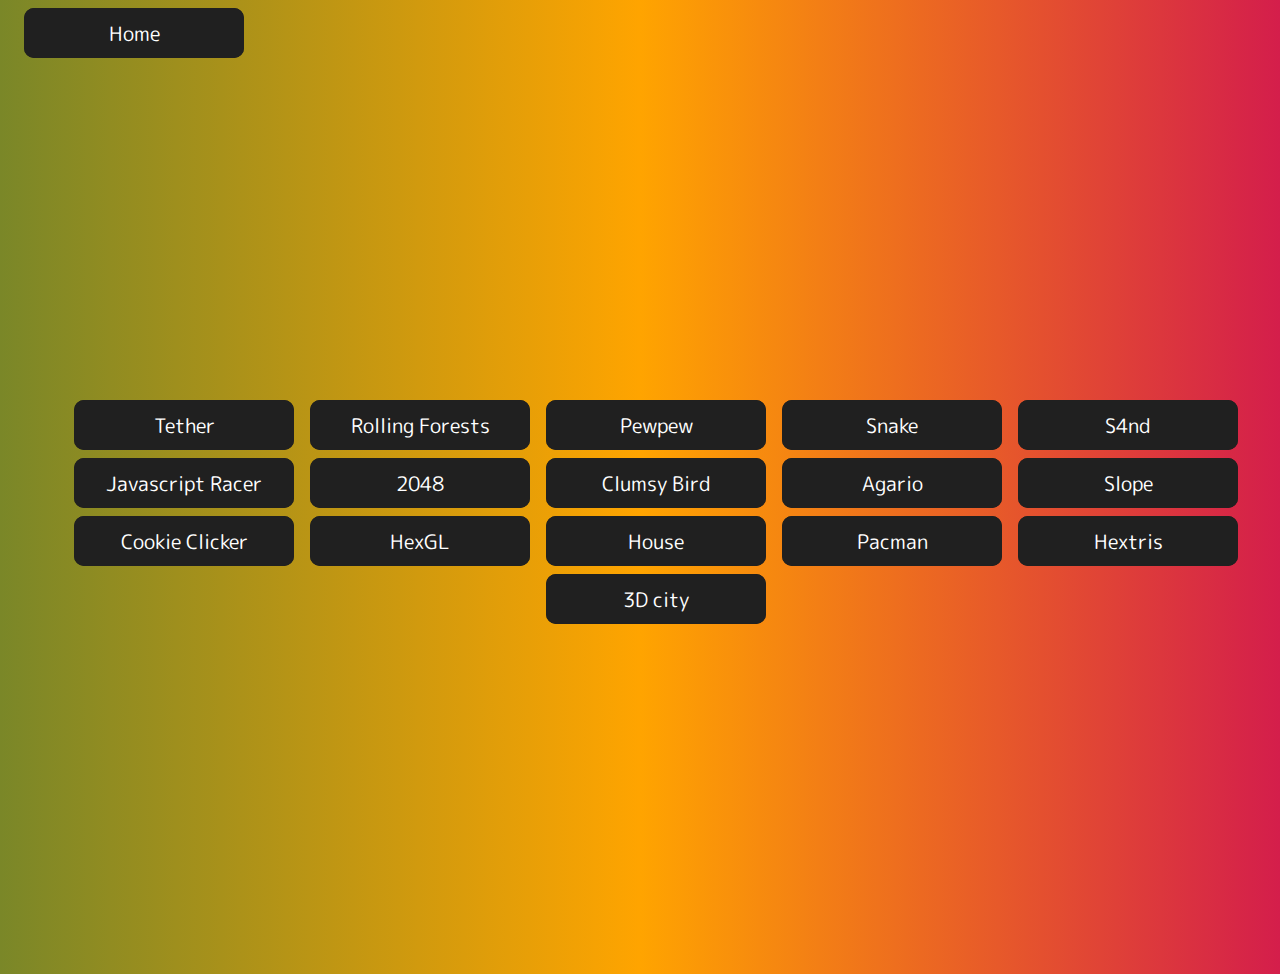
<file: index.html>
<html>
  <head>
<link rel="stylesheet" href="style.css">

</head>
  <body>
<a href="https://sush.fun"><div class="glow-on-hover">Home</div></a>
<main>
   <div class="title-container">
  		<div class="buttons">
				<a href="tether"><div class="glow-on-hover">Tether</div></a>
				<a href="rollingforests"><div class="glow-on-hover">Rolling Forests</div></a>
				<a href="pewpew"><div class="glow-on-hover">Pewpew</div></a>
    	<a href="snake"><div class="glow-on-hover">Snake</div></a>
				<a href="s4nd"><div class="glow-on-hover">S4nd</div></a>
				<a href="javascript-racer"><div class="glow-on-hover">Javascript Racer</div></a>
<a href="2048"><div class="glow-on-hover">2048</div></a>
				<a href="clumsy-bird"><div class="glow-on-hover">Clumsy Bird</div></a>
<a href="agario-minigame"><div class="glow-on-hover">Agario</div></a>
<a href="slope"><div class="glow-on-hover">Slope</div></a>
<a href="cookieclicker"><div class="glow-on-hover">Cookie Clicker</div></a>
<a href="https://hexgl.sush.fun"><div class="glow-on-hover">HexGL</div></a>
<a href="https://house.sush.fun"><div class="glow-on-hover">House</div></a>
<a href="pacman"><div class="glow-on-hover">Pacman</div></a>
<a href="hextris"><div class="glow-on-hover">Hextris</div></a>
<a href="https://3dcity.sush.fun"><div class="glow-on-hover">3D city</div></a>
</div>
		</div>
</main>
  </body>
</html>
</file>
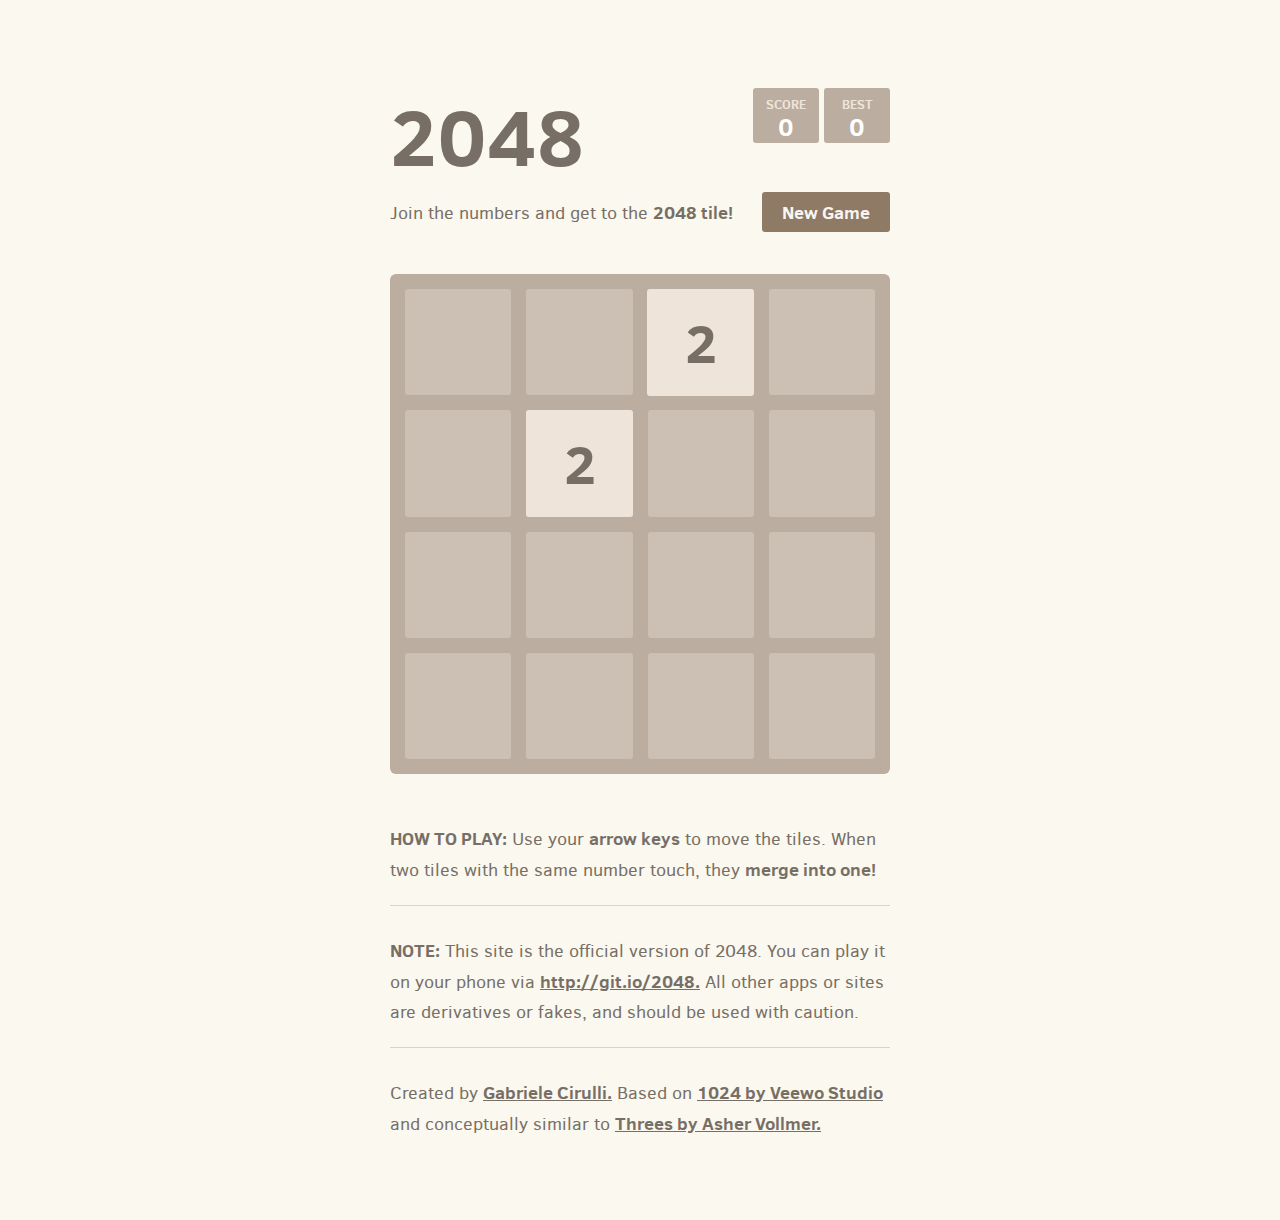
<file: 2048/index.html>
<!DOCTYPE html>
<html>
<head>
  <meta charset="utf-8">
  <title>2048</title>

  <link href="style/main.css" rel="stylesheet" type="text/css">
  <link rel="shortcut icon" href="favicon.ico">
  <link rel="apple-touch-icon" href="meta/apple-touch-icon.png">
  <link rel="apple-touch-startup-image" href="meta/apple-touch-startup-image-640x1096.png" media="(device-width: 320px) and (device-height: 568px) and (-webkit-device-pixel-ratio: 2)"> <!-- iPhone 5+ -->
  <link rel="apple-touch-startup-image" href="meta/apple-touch-startup-image-640x920.png"  media="(device-width: 320px) and (device-height: 480px) and (-webkit-device-pixel-ratio: 2)"> <!-- iPhone, retina -->
  <meta name="apple-mobile-web-app-capable" content="yes">
  <meta name="apple-mobile-web-app-status-bar-style" content="black">

  <meta name="HandheldFriendly" content="True">
  <meta name="MobileOptimized" content="320">
  <meta name="viewport" content="width=device-width, target-densitydpi=160dpi, initial-scale=1.0, maximum-scale=1, user-scalable=no, minimal-ui">
</head>
<body>
  <div class="container">
    <div class="heading">
      <h1 class="title">2048</h1>
      <div class="scores-container">
        <div class="score-container">0</div>
        <div class="best-container">0</div>
      </div>
    </div>

    <div class="above-game">
      <p class="game-intro">Join the numbers and get to the <strong>2048 tile!</strong></p>
      <a class="restart-button">New Game</a>
    </div>

    <div class="game-container">
      <div class="game-message">
        <p></p>
        <div class="lower">
	        <a class="keep-playing-button">Keep going</a>
          <a class="retry-button">Try again</a>
        </div>
      </div>

      <div class="grid-container">
        <div class="grid-row">
          <div class="grid-cell"></div>
          <div class="grid-cell"></div>
          <div class="grid-cell"></div>
          <div class="grid-cell"></div>
        </div>
        <div class="grid-row">
          <div class="grid-cell"></div>
          <div class="grid-cell"></div>
          <div class="grid-cell"></div>
          <div class="grid-cell"></div>
        </div>
        <div class="grid-row">
          <div class="grid-cell"></div>
          <div class="grid-cell"></div>
          <div class="grid-cell"></div>
          <div class="grid-cell"></div>
        </div>
        <div class="grid-row">
          <div class="grid-cell"></div>
          <div class="grid-cell"></div>
          <div class="grid-cell"></div>
          <div class="grid-cell"></div>
        </div>
      </div>

      <div class="tile-container">

      </div>
    </div>

    <p class="game-explanation">
      <strong class="important">How to play:</strong> Use your <strong>arrow keys</strong> to move the tiles. When two tiles with the same number touch, they <strong>merge into one!</strong>
    </p>
    <hr>
    <p>
    <strong class="important">Note:</strong> This site is the official version of 2048. You can play it on your phone via <a href="http://git.io/2048">http://git.io/2048.</a> All other apps or sites are derivatives or fakes, and should be used with caution.
    </p>
    <hr>
    <p>
    Created by <a href="http://gabrielecirulli.com" target="_blank">Gabriele Cirulli.</a> Based on <a href="https://itunes.apple.com/us/app/1024!/id823499224" target="_blank">1024 by Veewo Studio</a> and conceptually similar to <a href="http://asherv.com/threes/" target="_blank">Threes by Asher Vollmer.</a>
    </p>
  </div>

  <script src="js/bind_polyfill.js"></script>
  <script src="js/classlist_polyfill.js"></script>
  <script src="js/animframe_polyfill.js"></script>
  <script src="js/keyboard_input_manager.js"></script>
  <script src="js/html_actuator.js"></script>
  <script src="js/grid.js"></script>
  <script src="js/tile.js"></script>
  <script src="js/local_storage_manager.js"></script>
  <script src="js/game_manager.js"></script>
  <script src="js/application.js"></script>
</body>
</html>
</file>
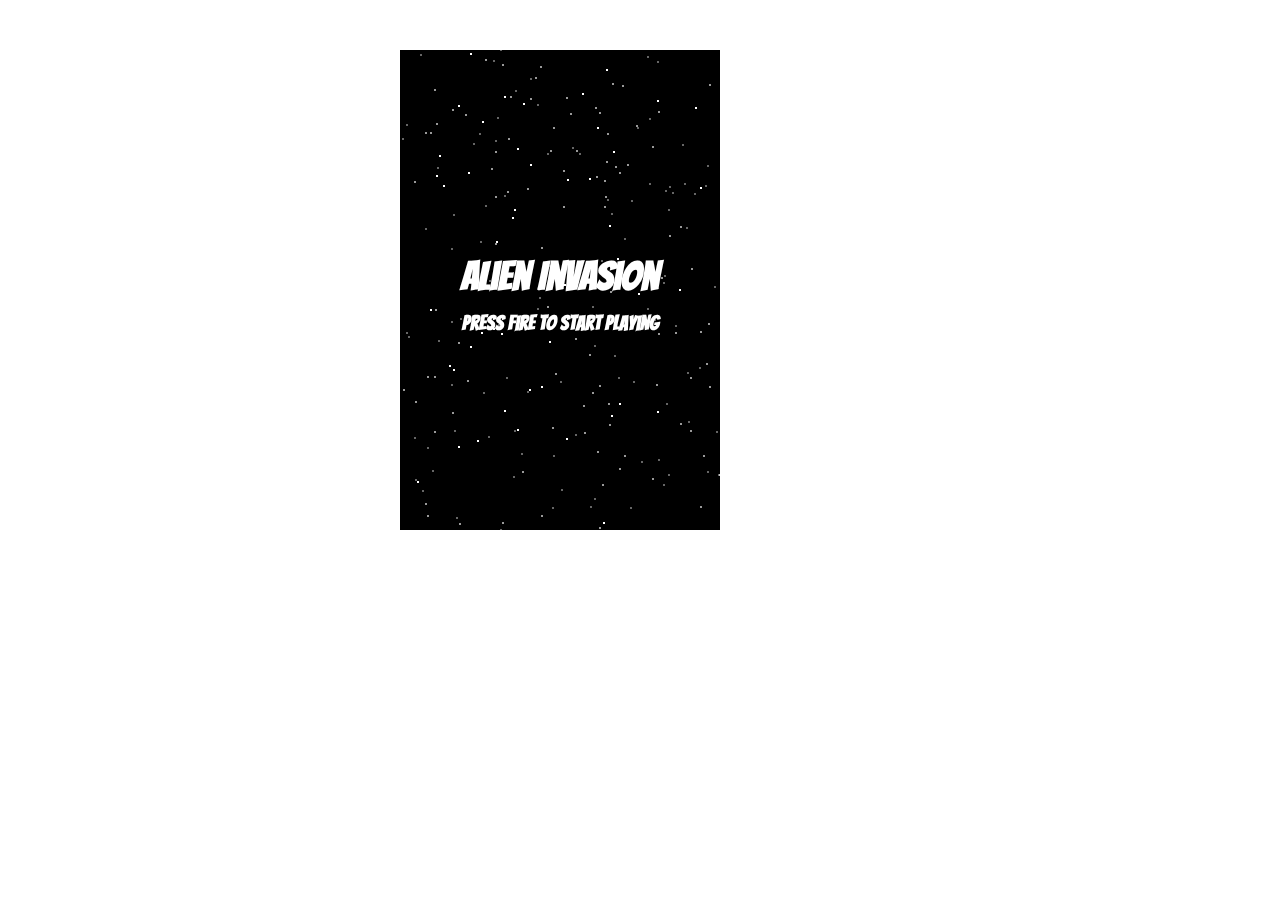
<file: alieninvasion/index.html>
<!DOCTYPE HTML>
<html lang="en">
<head>
  <meta charset="UTF-8"/>
  <title>Alien Invasion</title>
  <link rel="stylesheet" href="base.css" type="text/css" />
  <link href='http://fonts.googleapis.com/css?family=Bangers' rel='stylesheet' type='text/css'>
  <meta name="viewport" content="width=device-width, user-scalable=0, minimum-scale=1.0, maximum-scale=1.0"/>
  <meta name="apple-mobile-web-app-capable" content="yes">
  <meta name="apple-mobile-web-app-status-bar-style" content="black-translucent">
</head>
<body>
  <div id='container'>
    <canvas id='game' width='320' height='480'></canvas>
  </div>
  <script src='engine.js'></script>
  <script src='game.js'></script>
</body>
</html>
</file>
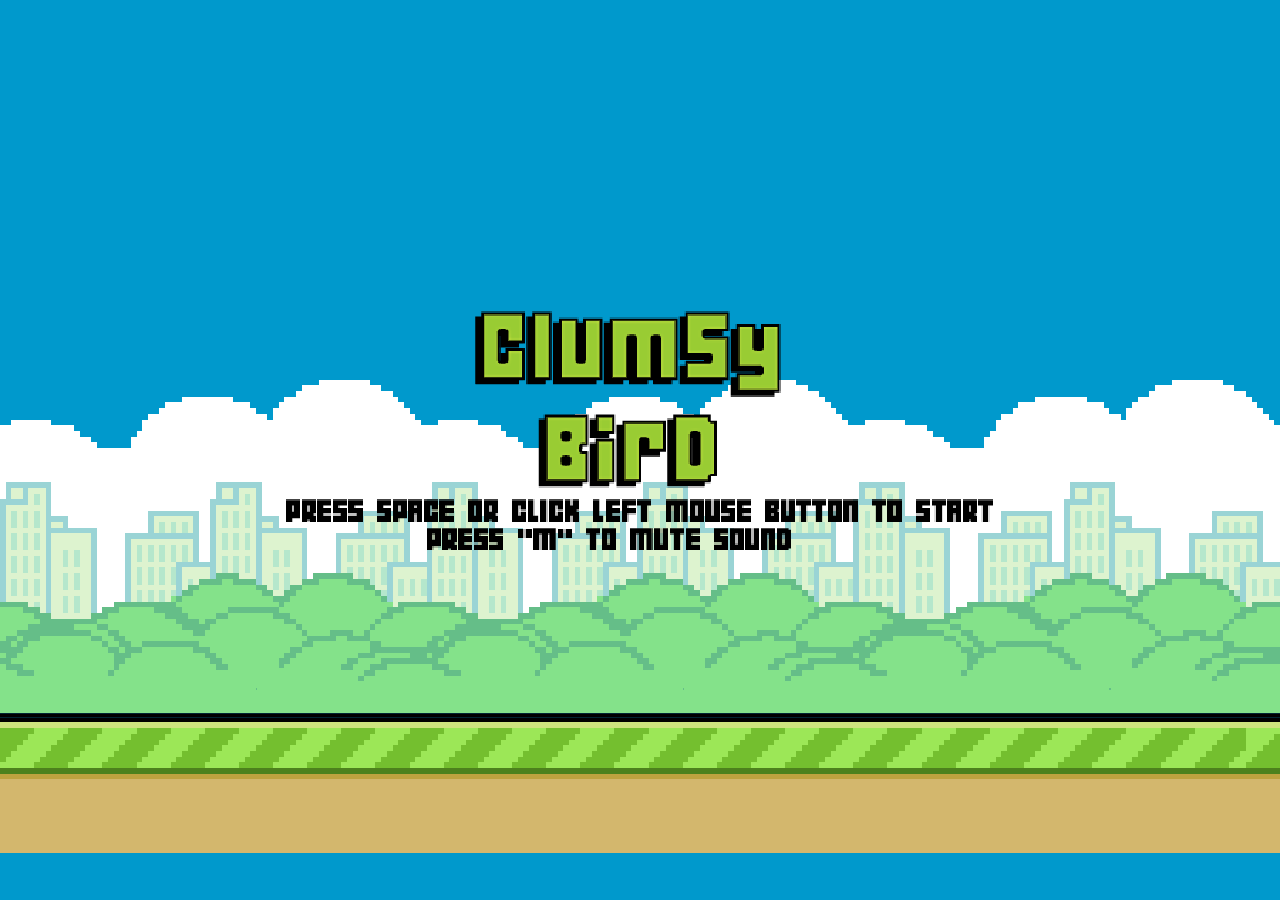
<file: clumsy-bird/index.html>
<!DOCTYPE HTML>
<html lang="en">
    <head>
        <title>Clumsy Bird</title>
        <link rel="apple-touch-icon-precomposed" href="data/img/touch-icon-iphone.png"/>
        <link rel="apple-touch-icon-precomposed" sizes="120x120" href="data/img/touch-icon-iphone-retina.png"/>
        <link rel="shortcut icon" href="data/img/favicon.ico">
        <link rel="stylesheet" type="text/css" media="screen" href="index.css">
        <meta id="viewport" name="viewport" content="width=device-width, initial-scale=1, maximum-scale=1, user-scalable=no">
        <meta name="apple-mobile-web-app-capable" content="yes">
        <meta name="apple-mobile-web-app-status-bar-style" content="black">
        <meta name="apple-mobile-web-app-title" content="Clumsy Bird">
        <meta charset="UTF-8" />
        <meta name="description" content="Clumsy Bird - A Flappy Bird clone using MelonJS"/>
        <meta name="keywords" content="flappybird, flappy, bird, game, html5, melonjs,clone"/>
        <meta name="robots" content="index, follow">
        <meta name="google-site-verification" content="RDZI9SqVaffd48uHfZMv67-YdvviOMe2HuULEYqVgd4" />
        <meta property="og:image" content="http://ellisonleao.github.io/clumsy-bird/data/img/bg.png" />
        <meta property="og:title" content="Clumsy Bird - A Flappy Bird clone using MelonJS"/>
        <meta property="og:url" content="http://ellisonleao.github.io/clumsy-bird/"/>
        <meta property="og:site_name" content="Clumsy Bird - MelonJS"/>

        <!-- Twitter Card -->
        <meta name="twitter:hashtag" content="clumsybird" />
        <meta name="twitter:card" content="summary" />
        <meta name="twitter:site" content="@ellisonleao" />
        <meta name="twitter:creator" content="@ellisonleao" />
        <meta name="twitter:title" content="Clumsy Bird" />
        <meta name="twitter:description" content="A Flappy Bird melonJS clone" />

        <!-- Humans -->
        <link rel="author" href="humans.txt" />
    </head>

    <body>
        <!-- Canvas placeholder -->
        <div id="screen"></div>

        <!-- melonJS Library -->
        <script type="text/javascript" src="js/melonJS-min.js" ></script>
        <script type="text/javascript" src="build/clumsy-min.js" ></script>
        <script type="text/javascript">
            window.onReady(function onReady() {
                game.onload();
            });
        </script>

    </body>
</html>
</file>
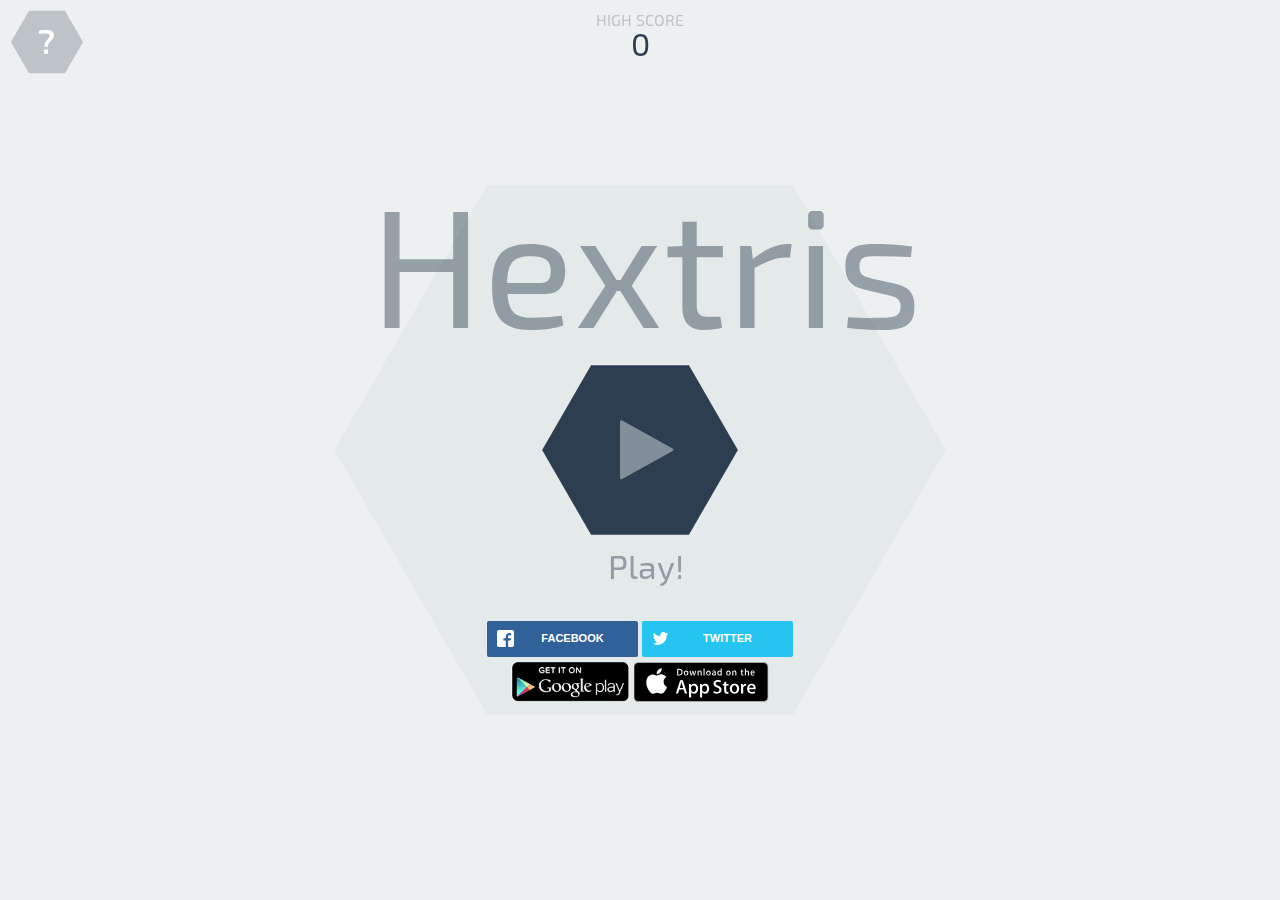
<file: hextris/index.html>
<!DOCTYPE html>
<html lang='en'>
	<head>
		<title>Hextris</title>
		<meta name="apple-itunes-app" content="app-id=903769553"/>
		<meta name="viewport" content="width=device-width, initial-scale=1, maximum-scale=1, user-scalable=0, minimal-ui"/>
		<meta property="og:url" content="http://hextris.github.io/hextris/"/>
		<meta property="og:site_name" content="Hextris"/>
		<meta property="og:title" content="Hextris"/>
		<meta property="og:description" content="An addictive puzzle game inspired by Tetris."/>
		<meta property="og:type" content="website"/>
		<meta property="og:author" content="https://www.facebook.com/hextris"/>
		<meta property="og:image" content="http://hextris.github.io/hextris/images/facebook-opengraph.png"/>
		<meta property="og:image:width" content="1200"/>
		<meta property="og:image:height" content="630"/>
		<meta property="twitter:card" content="summary"/>
		<meta property="twitter:site" content="@hextris"/>
		<meta property="twitter:site:id" content="2742209678"/>
		<meta property="twitter:creator" content="@hextris"/>
		<meta property="twitter:creator:id" content="2742209678"/>
		<meta property="twitter:domain" content="http://hextris.github.io"/>
		<meta property="twitter:title" content="Hextris"/>
		<meta property="twitter:description" content="An addictive puzzle game inspired by Tetris."/>
		<meta property="twitter:image:src" content="http://hextris.github.io/hextris/images/twitter-opengraph.png"/>
		<meta property="twitter:image:width" content="512"/>
		<meta property="twitter:image:height" content="512"/>
		<meta property="twitter:app:id:iphone" content="id903769553">
		<meta property="twitter:app:id:ipad" content="id903769553">
		<meta property="twitter:app:id:googleplay" content="com.hextris.hextris">
		<meta property="twitter:app:country" content="us">
		<meta property="twitter:app:url:iphone" content="itunes.apple.com/us/app/id903769553?mt=8">
		<meta property="twitter:app:url:ipad" content="itunes.apple.com/us/app/id903769553?mt=8">
		<meta property="twitter:app:url:googleplay" content="https://play.google.com/store/apps/details?id=com.hextris.hextris">
		<link rel="icon" type="image/png" href="favicon.ico">
		<link href='http://fonts.googleapis.com/css?family=Exo+2' rel='stylesheet' type='text/css'>
		<link rel="stylesheet" href="style/fa/css/font-awesome.min.css">
		<link rel="stylesheet" type="text/css" href="style/style.css">
		<script type='text/javascript' src="vendor/hammer.min.js"></script>
		<script type='text/javascript' src="vendor/js.cookie.js"></script>
		<script type='text/javascript' src="vendor/jsonfn.min.js"></script>
		<script type='text/javascript' src="vendor/keypress.min.js"></script>
		<script type='text/javascript' src="vendor/jquery.js"></script>
		<script type='text/javascript' src="js/save-state.js"></script>
		<script type='text/javascript' src="js/view.js"></script>
		<script type='text/javascript' src="js/wavegen.js"></script>
		<script type='text/javascript' src="js/math.js"></script>
		<script type='text/javascript' src="js/Block.js"></script>
		<script type='text/javascript' src="js/Hex.js"></script>
		<script type='text/javascript' src="js/Text.js"></script>
		<script type='text/javascript' src="js/comboTimer.js"></script>
		<script type='text/javascript' src="js/checking.js"></script>
		<script type='text/javascript' src='js/update.js'></script>
		<script type='text/javascript' src='js/render.js'></script>
		<script type='text/javascript' src="js/input.js"></script>
		<script type='text/javascript' src="js/main.js"></script>
		<script type='text/javascript' src="js/initialization.js"></script>
		<script type='text/javascript' async src="https://hextris.io/scripts/a.js"></script>
		<script src="vendor/sweet-alert.min.js"></script>
		<link rel="stylesheet" href="style/rrssb.css"/>
		<script data-ad-client="ca-pub-9107422120987163" async src="https://pagead2.googlesyndication.com/pagead/js/adsbygoogle.js"></script>
	</head>
	<body>
		<canvas id="canvas"></canvas>
		<div id="overlay" class="faded overlay"></div>
		<div id='startBtn' ></div>
		<div id="helpScreen" class='unselectable'>
			<div id='inst_main_body'></div>
		</div>
		<img id="openSideBar" class='helpText' src="./images/btn_help.svg"/>
		<div class="faded overlay"></div>
		<img id="pauseBtn" src="./images/btn_pause.svg"/>
		<img id='restartBtn' src="./images/btn_restart.svg"/>
		<div id='HIGHSCORE'>HIGH SCORE</div>
		<script> (function(i,s,o,g,r,a,m){i['GoogleAnalyticsObject']=r;i[r]=i[r]||function(){ (i[r].q=i[r].q||[]).push(arguments)},i[r].l=1*new Date();a=s.createElement(o), m=s.getElementsByTagName(o)[0];a.async=1;a.src=g;m.parentNode.insertBefore(a,m) })(window,document,'script','//www.google-analytics.com/analytics.js','ga'); ga('create', 'UA-51272720-2', 'auto'); ga('send', 'pageview');
		</script>
		<div id='highScoreInGameText'>
			<div id='highScoreInGameTextHeader'>HIGH SCORE</div><div id='currentHighScore'>10292</div>
		</div>
		<div id="gameoverscreen">
			<div id='container'>
				<div id='gameOverBox' class='GOTitle'>GAME OVER</div>
				<div id='cScore'>1843</div>
				<div id='highScoresTitle' class='GOTitle'>HIGH SCORES</div>
				<div class='score'><span class='scoreNum'>1.</span> <div id="1place" style="display:inline;">0</div></div>
				<div class='score'><span class='scoreNum'>2.</span> <div id="2place" style="display:inline;">0</div></div>
				<div class='score'><span class='scoreNum'>3.</span> <div id="3place" style="display:inline;">0</div></div>
			</div>
			<div id='bottomContainer'>
				<img id='restart' src='./images/btn_restart.svg' height='57px'>
				<div id='socialShare'>
					<?xml version="1.0" encoding="UTF-8" standalone="no"?>
					<svg width="224.6377px" height="57px"  viewBox="0 0 255 65" version="1.1" xmlns="http://www.w3.org/2000/svg" xmlns:xlink="http://www.w3.org/1999/xlink">
						<title>Share button</title>
						<defs>
						</defs>
						<g id="Page-1" stroke="none" stroke-width="1" fill="none" fill-rule="evenodd" sketch:type="MSPage">
							<g id="Game-over-" sketch:type="MSArtboardGroup" transform="translate(-95.000000, -565.000000)">
								<g id="Share-button" sketch:type="MSLayerGroup" transform="translate(95.000000, 565.000000)">
								<a style="cursor:pointer;"class="popup" onclick="window.open('https://twitter.com/intent/tweet?text=Can you beat my score of '+ score +' points at&button_hashtag=hextris ? http://hextris.github.io/hextris @hextris','name','width=600,height=400')" ><polygon  id="Score-hex-2" fill="#3498DB" sketch:type="MSShapeGroup" transform="translate(127.661316, 32.500000) rotate(-90.000000) translate(-127.661316, -32.500000) " points="127.661316 -94.814636 160.137269 -76.064636 160.137269 141.064636 127.661317 159.814636 95.185364 141.064636 95.1853635 -76.064636 "></polygon></a>
									<text style="cursor:pointer;"class="popup" onclick="window.open('https://twitter.com/intent/tweet?text=Can you beat my score of '+ score +' points at&button_hashtag=hextris ? http://hextris.github.io/hextris @hextris','name','width=600,height=400')" id="SHARE-MY-SCORE!" sketch:type="MSTextLayer" font-family="Exo" font-size="16" font-weight="420" fill="#FFFFFF">
										<tspan x="67" y="39">SHARE MY SCORE!</tspan>
									</text>
								</g>
							</g>
						</g>
					</svg>
				</div>
				<div id='buttonCont'>
					<ul class="rrssb-buttons">
						<li class="rrssb-facebook">
							<a href='http://www.facebook.com/sharer.php?s=100
								&p[url]=hextris.io' class="popup">
								<span class="rrssb-icon">
									<svg xmlns="http://www.w3.org/2000/svg" preserveAspectRatio="xMidYMid" width="29" height="29" viewBox="0 0 29 29">
										<path d="M26.4 0H2.6C1.714 0 0 1.715 0 2.6v23.8c0 .884 1.715 2.6 2.6 2.6h12.393V17.988h-3.996v-3.98h3.997v-3.062c0-3.746 2.835-5.97 6.177-5.97 1.6 0 2.444.173 2.845.226v3.792H21.18c-1.817 0-2.156.9-2.156 2.168v2.847h5.045l-.66 3.978h-4.386V29H26.4c.884 0 2.6-1.716 2.6-2.6V2.6c0-.885-1.716-2.6-2.6-2.6z"
										class="cls-2" fill-rule="evenodd"/>
									</svg>
								</span>
								<span class="rrssb-text">facebook</span>
							</a>
						</li>
						<li class="rrssb-twitter">
							<a href="http://twitter.com/home?status=Play Hextris! - http://hextris.github.io/ #hextris"
							class="popup">
								<span class="rrssb-icon">
									<svg xmlns="http://www.w3.org/2000/svg" width="28" height="28" viewBox="0 0 28 28">
										<path d="M24.253 8.756C24.69 17.08 18.297 24.182 9.97 24.62c-3.122.162-6.22-.646-8.86-2.32 2.702.18 5.375-.648 7.507-2.32-2.072-.248-3.818-1.662-4.49-3.64.802.13 1.62.077 2.4-.154-2.482-.466-4.312-2.586-4.412-5.11.688.276 1.426.408 2.168.387-2.135-1.65-2.73-4.62-1.394-6.965C5.574 7.816 9.54 9.84 13.802 10.07c-.842-2.738.694-5.64 3.434-6.48 2.018-.624 4.212.043 5.546 1.682 1.186-.213 2.318-.662 3.33-1.317-.386 1.256-1.248 2.312-2.4 2.942 1.048-.106 2.07-.394 3.02-.85-.458 1.182-1.343 2.15-2.48 2.71z"
										/>
									</svg>
								</span>
								<span class="rrssb-text">twitter</span>
							</a>
						</li>
				</ul>
					<div id='badges'>
						<a href="https://play.google.com/store/apps/details?id=com.hextris.hextris" ><img id='androidBadge' src='images/android.png'/></a>
						<a href ="https://itunes.apple.com/us/app/hextris/id903769553?mt=8"><img id='iOSBadge'  src='images/appstore.svg'/></a>
					</div>
				</div>
			</div>
		</div>
			<script type="text/javascript">
				(function addRussianSocialShare(){
					var lang=navigator.language || navigator.userLanguage;
					if (lang.substr(0, 2) == 'ru') {
						$('.rrssb-facebook').remove();
						var n=$.parseHTML('<li class="rrssb-vk"><a href="http://vk.com/share.php?url=http://kurtnoble.com/labs/rrssb/index.html" class="popup"><span class="rrssb-icon"><svg xmlns="http://www.w3.org/2000/svg" width="28" height="28" viewBox="70 70 378.7 378.7"><path d="M254.998 363.106h21.217s6.408-.706 9.684-4.23c3.01-3.24 2.914-9.32 2.914-9.32s-.415-28.47 12.796-32.663c13.03-4.133 29.755 27.515 47.482 39.685 13.407 9.206 23.594 7.19 23.594 7.19l47.407-.662s24.797-1.53 13.038-21.027c-.96-1.594-6.85-14.424-35.247-40.784-29.728-27.59-25.743-23.126 10.063-70.85 21.807-29.063 30.523-46.806 27.8-54.405-2.596-7.24-18.636-5.326-18.636-5.326l-53.375.33s-3.96-.54-6.892 1.216c-2.87 1.716-4.71 5.726-4.71 5.726s-8.452 22.49-19.714 41.618c-23.77 40.357-33.274 42.494-37.16 39.984-9.037-5.842-6.78-23.462-6.78-35.983 0-39.112 5.934-55.42-11.55-59.64-5.802-1.4-10.076-2.327-24.915-2.48-19.046-.192-35.162.06-44.29 4.53-6.072 2.975-10.757 9.6-7.902 9.98 3.528.47 11.516 2.158 15.75 7.92 5.472 7.444 5.28 24.154 5.28 24.154s3.145 46.04-7.34 51.758c-7.193 3.922-17.063-4.085-38.253-40.7-10.855-18.755-19.054-39.49-19.054-39.49s-1.578-3.873-4.398-5.947c-3.42-2.51-8.2-3.307-8.2-3.307l-50.722.33s-7.612.213-10.41 3.525c-2.488 2.947-.198 9.036-.198 9.036s39.707 92.902 84.672 139.72c41.234 42.93 88.048 40.112 88.048 40.112"/></svg></span><span class="rrssb-text">vk.com</span></a></li>');
						$('.rrssb-buttons').prepend(n);
					}})()
			</script>
		<script type="text/javascript" src='vendor/rrssb.min.js'></script>
	</body>
</html>
</file>
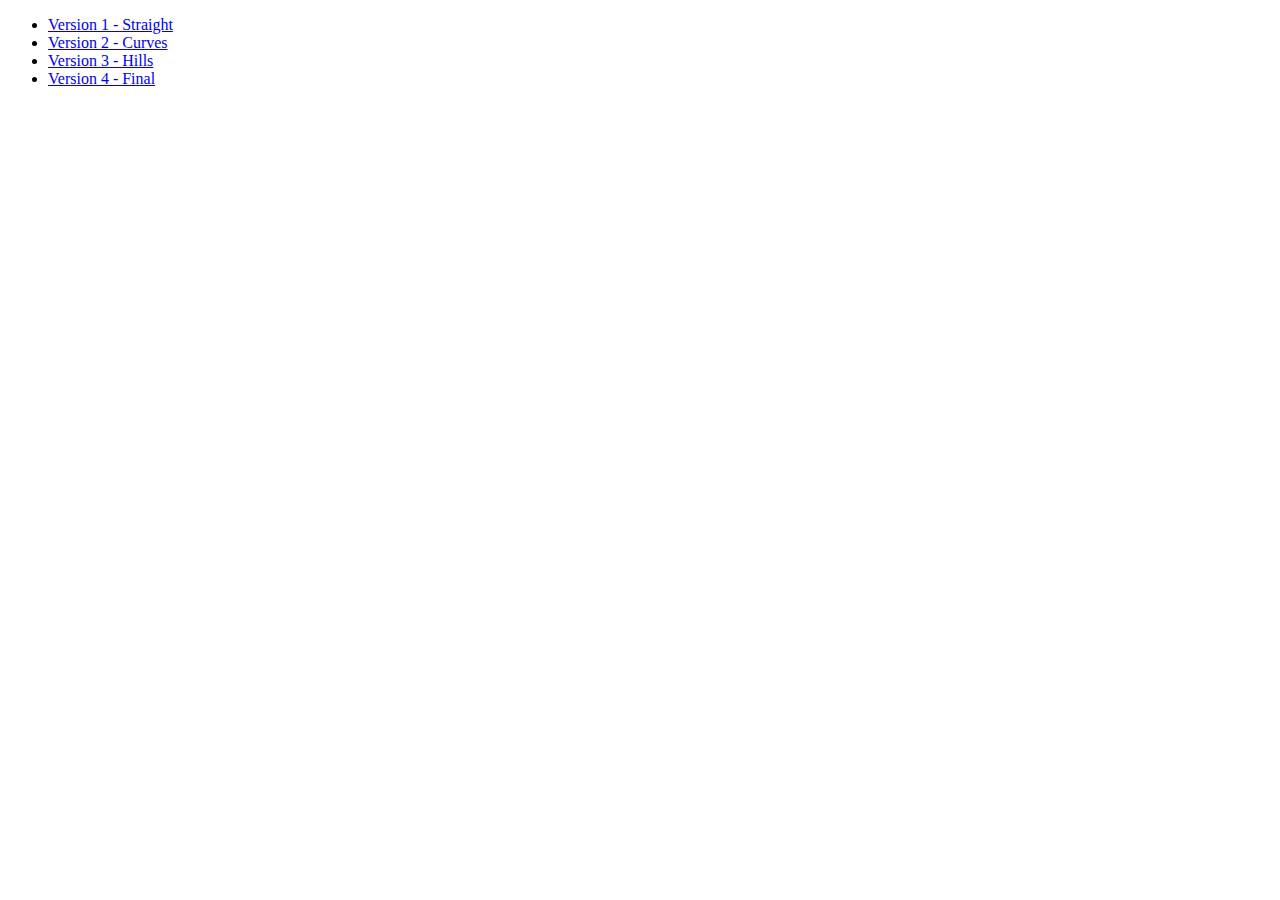
<file: javascript-racer/index.html>
<!DOCTYPE html> 
<html>
<head>
  <title>Javascript Racer</title>
  <meta http-equiv="Content-Type" content="text/html; charset=utf-8"/>
</head> 

<body> 

  <ul>
    <li><a href='v1.straight.html'>Version 1 - Straight</a></li>
    <li><a href='v2.curves.html'>Version 2 - Curves</a></li>
    <li><a href='v3.hills.html'>Version 3 - Hills</a></li>
    <li><a href='v4.final.html'>Version 4 - Final</a></li>
  </ul>

</body> 
</html>
</file>
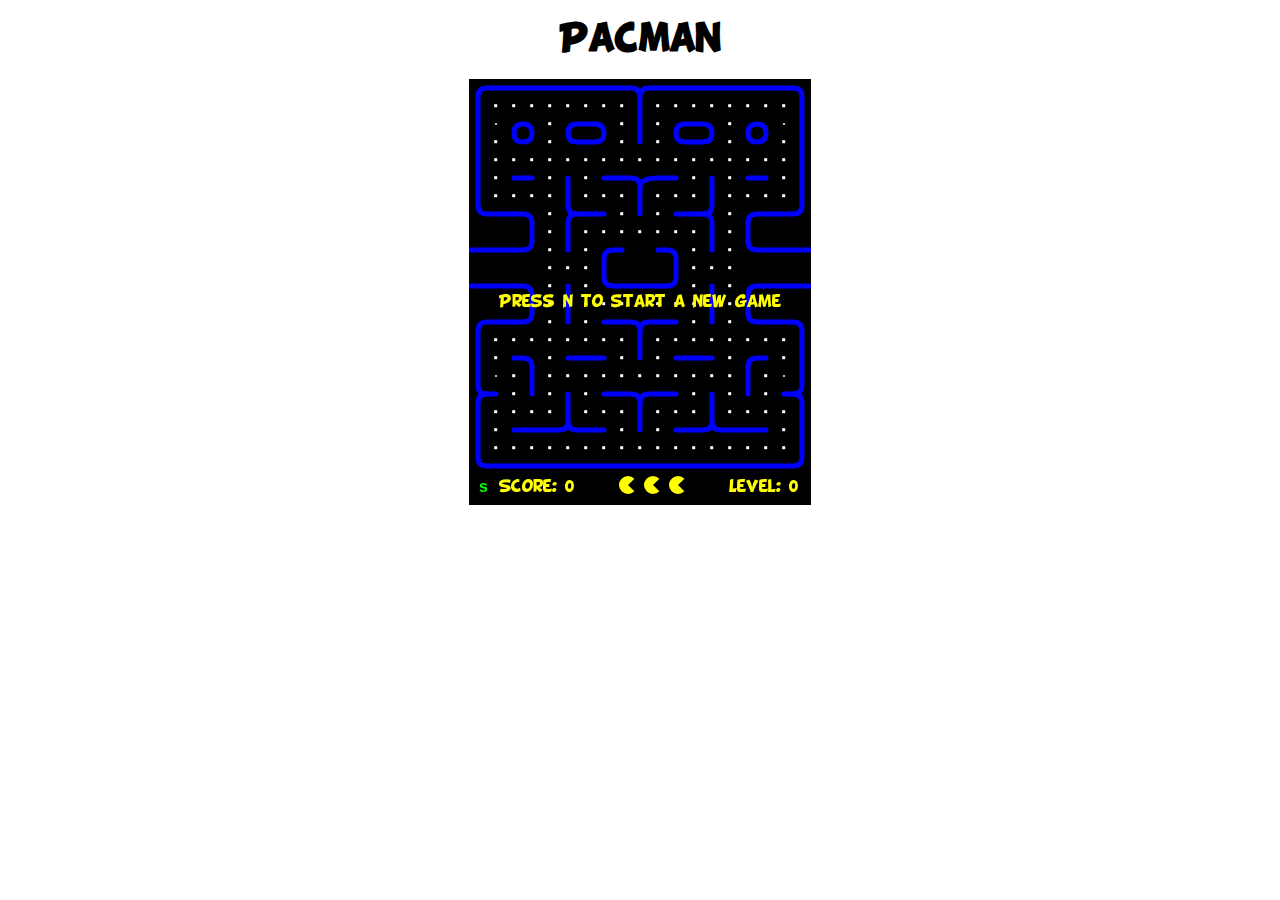
<file: pacman/index.html>
<!DOCTYPE html>
<html>
  <head>
    <meta charset="utf-8" />
    <title>HTML5 Pacman</title>
    
    <style type="text/css">
      @font-face {
	    font-family: 'BDCartoonShoutRegular';
        src: url('BD_Cartoon_Shout-webfont.ttf') format('truetype');
	    font-weight: normal;
	    font-style: normal;
      }
      #pacman {
        height:450px;
        width:342px;
        margin:20px auto;
      }
      #shim { 
        font-family: BDCartoonShoutRegular; 
        position:absolute;
        visibility:hidden
      }
      h1 { font-family: BDCartoonShoutRegular; text-align:center; }
      body { width:342px; margin:0px auto; font-family:sans-serif; }
      a { text-decoration:none; }
    </style>

</head>

<body>
  
  <div id="shim">shim for font face</div>

  <h1>Pacman</h1>

  <div id="pacman"></div>
  <script src="pacman.js"></script>
  <script src="modernizr-1.5.min.js"></script>

  <script>

    var el = document.getElementById("pacman");

    if (Modernizr.canvas && Modernizr.localstorage && 
        Modernizr.audio && (Modernizr.audio.ogg || Modernizr.audio.mp3)) {
      window.setTimeout(function () { PACMAN.init(el, "./"); }, 0);
    } else { 
      el.innerHTML = "Sorry, needs a decent browser<br /><small>" + 
        "(firefox 3.6+, Chrome 4+, Opera 10+ and Safari 4+)</small>";
    }
  </script>

</body>
</html>
</file>
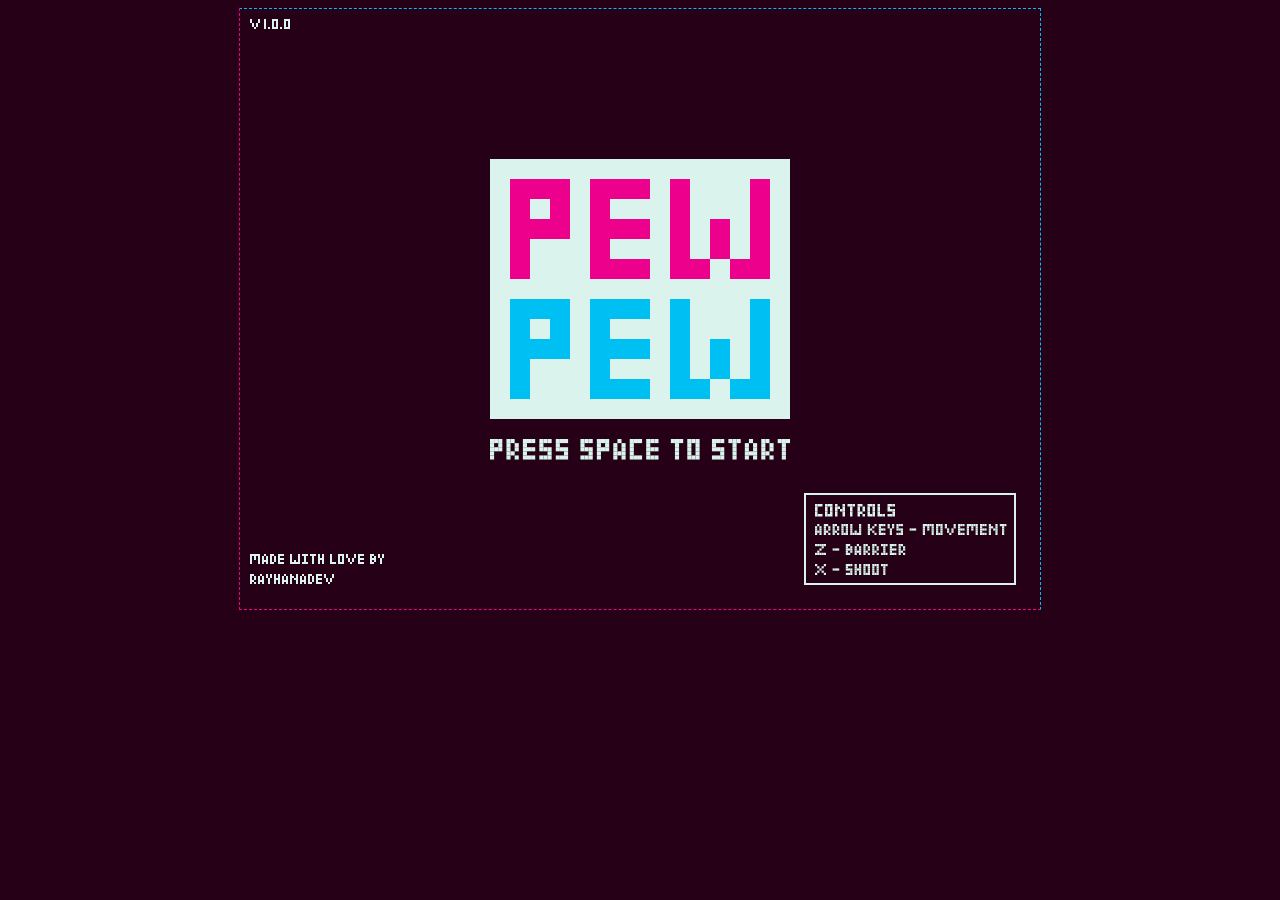
<file: pewpew/index.html>
<!DOCTYPE html><html><head><meta charset="utf-8"><meta name="viewport" content="width=device-width,initial-scale=1"><title>RayhanADev | Duotone Shooter</title><link rel="stylesheet" href="css/style.min.css"></head><body><div id="layers"><canvas id="ui"></canvas><canvas id="game"></canvas></div><script src="jsfxr/jsfxr.min.js"></script><script src="js/main.min.js"></script></body></html>
</file>
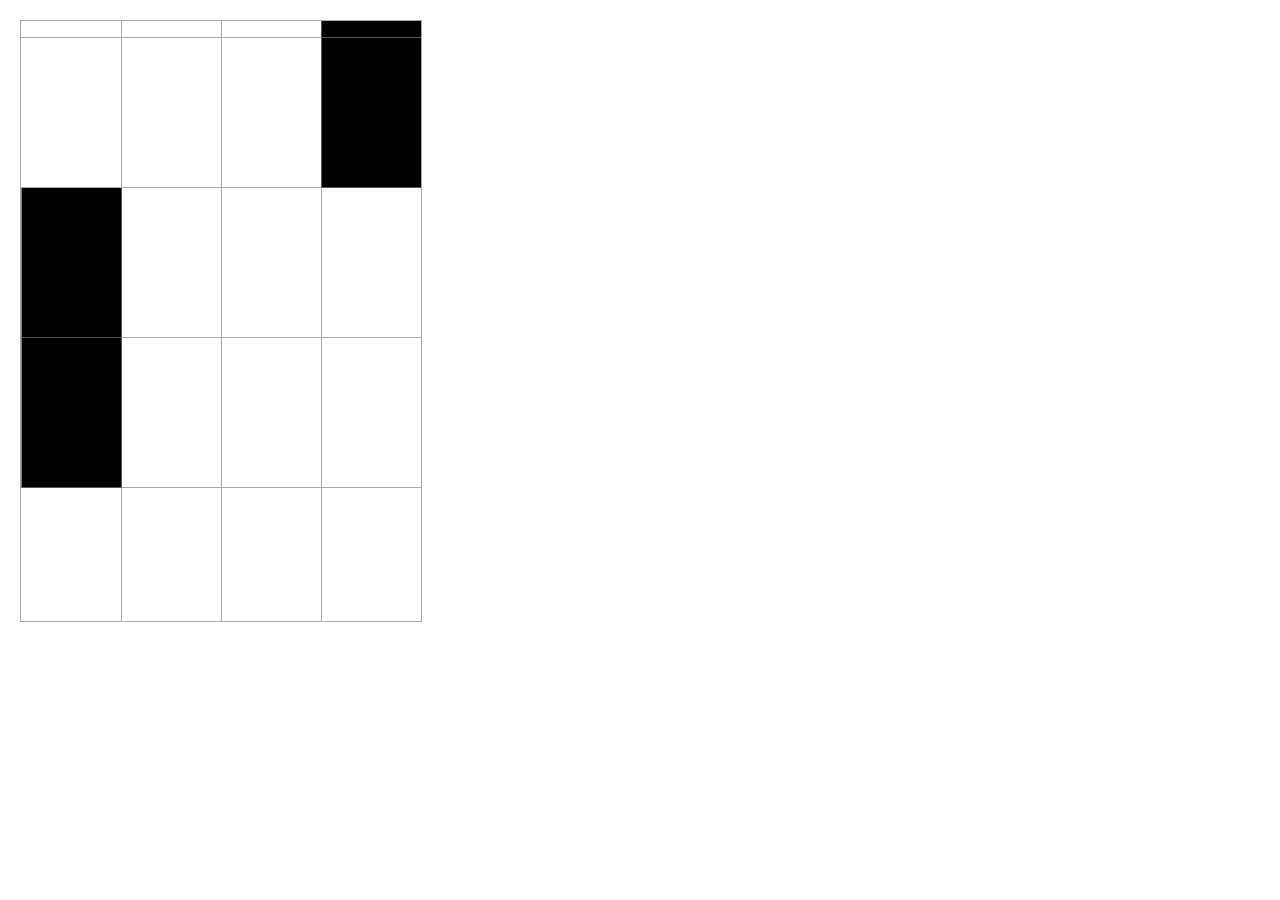
<file: pianotiles/index.html>
<!DOCTYPE html>
<html>
<head>
	<meta charset='UTF-8' />
	<title>Piano Tiles</title>
	<meta name='viewport' content='width=device-width,initial-scale=1.maxinum-scale=1,user-scalable=no'> 
	<link rel='stylesheet' type='text/css' href='css/index.css'/>
</head>
<body>

<canvas id='container' width='400' height='600'></canvas>
<div class='fail' style='display:none;'>
	<p class='p title'>You lost!</p>
	<p class='p score'>Your score:<span></span></p>
	<p class='p btn tran'>Again</p>
</div>

<script src='js/jquery.js'></script>
<script src='js/index.js'></script>
</body>
</html>
</file>
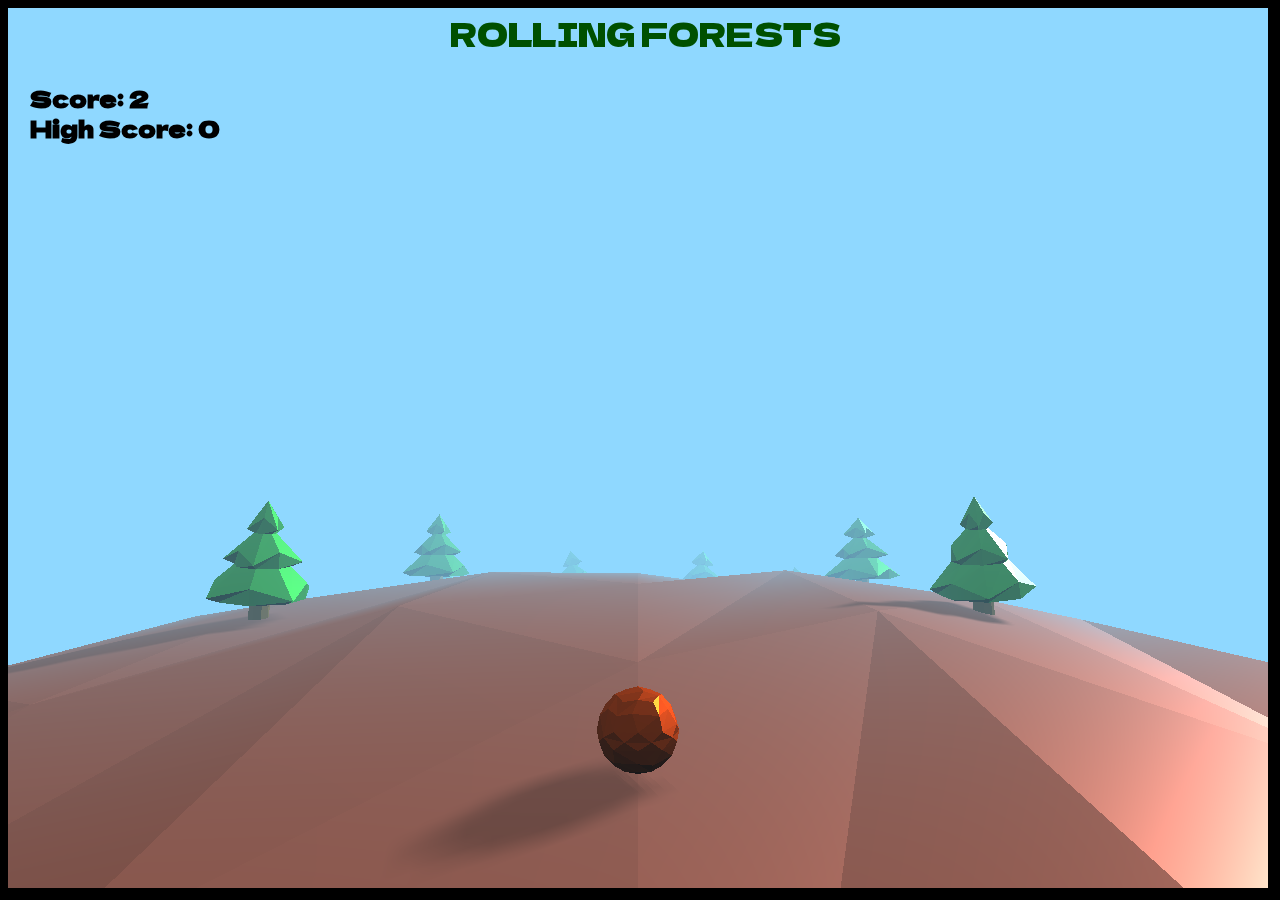
<file: rollingforests/index.html>
<!DOCTYPE html>
<html>
  <head>
    <meta charset="utf-8">
    <meta name="viewport" content="width=device-width">
    <title>RollingForests</title>
    <link href="style.css" rel="stylesheet" type="text/css" />
    <link href="favicon.png" rel="shortcut icon" type="image/png" />
  </head>
  <body id="body">
    <div id="game"></div>
    <div id="pausemenu">
      
    </div>

    <script src="three.min.js"></script>
    <script src="script.js"></script>
 </body>
</html>
</file>
<file: style.css>
@import url('https://fonts.googleapis.com/css2?family=M+PLUS+Rounded+1c:wght@300;400&amp;display=swap');

body {
	text-align: center;
	font-family: 'M PLUS Rounded 1c', sans-serif;
	overflow: hidden;
	color: #000;
background: rgb(122,135,40);
background: linear-gradient(90deg, rgba(122,135,40,1) 0%, rgba(255,164,0,1) 50%, rgba(212,30,75,1) 100%););
}

a {
text-decoration: none;
color: white;
}

.title-container {
	text-align: center;
	width: 100vw;
	height: 100vh;
	display: flex;
	flex-direction: column;
	justify-content: center;
	align-items: center;
}

h1 {
	font-weight: 300;
	font-size: 64px;
	margin: 0px;
}

h2 {
	font-weight: 300;
	font-size: 40px;
	margin-top: 8px;
}

.buttons {
	display: flex;
	flex-wrap: wrap;
	justify-content: center;
}

.glow-on-hover {
	width: 220px;
	height: 50px;
	border: none;
	outline: none;
	background: #202020;
	cursor: pointer;
	position: relative;
	z-index: 0;
	border-radius: 10px;
	margin-left: 16px;
	font-size: 20px;
	line-height: 50px;
	user-select: none;
	margin-bottom: 8px;
    color: white;
}

.glow-on-hover:before {
	content: '';
	background: linear-gradient(45deg, #ff0000, #ff7300, #fffb00, #48ff00, #00ffd5, #002bff, #7a00ff, #ff00c8, #ff0000);
	position: absolute;
	top: -2px;
	left: -2px;
	background-size: 400%;
	z-index: -1;
	filter: blur(5px);
	width: calc(100% + 4px);
	height: calc(100% + 4px);
	animation: glowing 20s linear infinite;
	opacity: 0;
	transition: opacity .3s ease-in-out;
	border-radius: 10px;
}

.glow-on-hover:active {
	color: #000;
}

.glow-on-hover:active:after {
	background: transparent;
}

.glow-on-hover:hover:before {
	opacity: 1;
}

#div1 {
   z-index: 9;
}
canvas {
z-index: 10;

}

.glow-on-hover:after {
	z-index: -1;
	content: '';
	position: absolute;
	width: 100%;
	height: 100%;
	background: #202020;
	left: 0;
	top: 0;
	border-radius: 10px;
}

@keyframes glowing {
	0% {
		background-position: 0 0;
	}

	50% {
		background-position: 400% 0;
	}

	100% {
		background-position: 0 0;
	}
}
</file>
<file: 2048/style/main.css>
@import url(fonts/clear-sans.css);
html, body {
  margin: 0;
  padding: 0;
  background: #faf8ef;
  color: #776e65;
  font-family: "Clear Sans", "Helvetica Neue", Arial, sans-serif;
  font-size: 18px; }

body {
  margin: 80px 0; }

.heading:after {
  content: "";
  display: block;
  clear: both; }

h1.title {
  font-size: 80px;
  font-weight: bold;
  margin: 0;
  display: block;
  float: left; }

@-webkit-keyframes move-up {
  0% {
    top: 25px;
    opacity: 1; }

  100% {
    top: -50px;
    opacity: 0; } }
@-moz-keyframes move-up {
  0% {
    top: 25px;
    opacity: 1; }

  100% {
    top: -50px;
    opacity: 0; } }
@keyframes move-up {
  0% {
    top: 25px;
    opacity: 1; }

  100% {
    top: -50px;
    opacity: 0; } }
.scores-container {
  float: right;
  text-align: right; }

.score-container, .best-container {
  position: relative;
  display: inline-block;
  background: #bbada0;
  padding: 15px 25px;
  font-size: 25px;
  height: 25px;
  line-height: 47px;
  font-weight: bold;
  border-radius: 3px;
  color: white;
  margin-top: 8px;
  text-align: center; }
  .score-container:after, .best-container:after {
    position: absolute;
    width: 100%;
    top: 10px;
    left: 0;
    text-transform: uppercase;
    font-size: 13px;
    line-height: 13px;
    text-align: center;
    color: #eee4da; }
  .score-container .score-addition, .best-container .score-addition {
    position: absolute;
    right: 30px;
    color: red;
    font-size: 25px;
    line-height: 25px;
    font-weight: bold;
    color: rgba(119, 110, 101, 0.9);
    z-index: 100;
    -webkit-animation: move-up 600ms ease-in;
    -moz-animation: move-up 600ms ease-in;
    animation: move-up 600ms ease-in;
    -webkit-animation-fill-mode: both;
    -moz-animation-fill-mode: both;
    animation-fill-mode: both; }

.score-container:after {
  content: "Score"; }

.best-container:after {
  content: "Best"; }

p {
  margin-top: 0;
  margin-bottom: 10px;
  line-height: 1.65; }

a {
  color: #776e65;
  font-weight: bold;
  text-decoration: underline;
  cursor: pointer; }

strong.important {
  text-transform: uppercase; }

hr {
  border: none;
  border-bottom: 1px solid #d8d4d0;
  margin-top: 20px;
  margin-bottom: 30px; }

.container {
  width: 500px;
  margin: 0 auto; }

@-webkit-keyframes fade-in {
  0% {
    opacity: 0; }

  100% {
    opacity: 1; } }
@-moz-keyframes fade-in {
  0% {
    opacity: 0; }

  100% {
    opacity: 1; } }
@keyframes fade-in {
  0% {
    opacity: 0; }

  100% {
    opacity: 1; } }
.game-container {
  margin-top: 40px;
  position: relative;
  padding: 15px;
  cursor: default;
  -webkit-touch-callout: none;
  -ms-touch-callout: none;
  -webkit-user-select: none;
  -moz-user-select: none;
  -ms-user-select: none;
  -ms-touch-action: none;
  touch-action: none;
  background: #bbada0;
  border-radius: 6px;
  width: 500px;
  height: 500px;
  -webkit-box-sizing: border-box;
  -moz-box-sizing: border-box;
  box-sizing: border-box; }
  .game-container .game-message {
    display: none;
    position: absolute;
    top: 0;
    right: 0;
    bottom: 0;
    left: 0;
    background: rgba(238, 228, 218, 0.5);
    z-index: 100;
    text-align: center;
    -webkit-animation: fade-in 800ms ease 1200ms;
    -moz-animation: fade-in 800ms ease 1200ms;
    animation: fade-in 800ms ease 1200ms;
    -webkit-animation-fill-mode: both;
    -moz-animation-fill-mode: both;
    animation-fill-mode: both; }
    .game-container .game-message p {
      font-size: 60px;
      font-weight: bold;
      height: 60px;
      line-height: 60px;
      margin-top: 222px; }
    .game-container .game-message .lower {
      display: block;
      margin-top: 59px; }
    .game-container .game-message a {
      display: inline-block;
      background: #8f7a66;
      border-radius: 3px;
      padding: 0 20px;
      text-decoration: none;
      color: #f9f6f2;
      height: 40px;
      line-height: 42px;
      margin-left: 9px; }
      .game-container .game-message a.keep-playing-button {
        display: none; }
    .game-container .game-message.game-won {
      background: rgba(237, 194, 46, 0.5);
      color: #f9f6f2; }
      .game-container .game-message.game-won a.keep-playing-button {
        display: inline-block; }
    .game-container .game-message.game-won, .game-container .game-message.game-over {
      display: block; }

.grid-container {
  position: absolute;
  z-index: 1; }

.grid-row {
  margin-bottom: 15px; }
  .grid-row:last-child {
    margin-bottom: 0; }
  .grid-row:after {
    content: "";
    display: block;
    clear: both; }

.grid-cell {
  width: 106.25px;
  height: 106.25px;
  margin-right: 15px;
  float: left;
  border-radius: 3px;
  background: rgba(238, 228, 218, 0.35); }
  .grid-cell:last-child {
    margin-right: 0; }

.tile-container {
  position: absolute;
  z-index: 2; }

.tile, .tile .tile-inner {
  width: 107px;
  height: 107px;
  line-height: 107px; }
.tile.tile-position-1-1 {
  -webkit-transform: translate(0px, 0px);
  -moz-transform: translate(0px, 0px);
  -ms-transform: translate(0px, 0px);
  transform: translate(0px, 0px); }
.tile.tile-position-1-2 {
  -webkit-transform: translate(0px, 121px);
  -moz-transform: translate(0px, 121px);
  -ms-transform: translate(0px, 121px);
  transform: translate(0px, 121px); }
.tile.tile-position-1-3 {
  -webkit-transform: translate(0px, 242px);
  -moz-transform: translate(0px, 242px);
  -ms-transform: translate(0px, 242px);
  transform: translate(0px, 242px); }
.tile.tile-position-1-4 {
  -webkit-transform: translate(0px, 363px);
  -moz-transform: translate(0px, 363px);
  -ms-transform: translate(0px, 363px);
  transform: translate(0px, 363px); }
.tile.tile-position-2-1 {
  -webkit-transform: translate(121px, 0px);
  -moz-transform: translate(121px, 0px);
  -ms-transform: translate(121px, 0px);
  transform: translate(121px, 0px); }
.tile.tile-position-2-2 {
  -webkit-transform: translate(121px, 121px);
  -moz-transform: translate(121px, 121px);
  -ms-transform: translate(121px, 121px);
  transform: translate(121px, 121px); }
.tile.tile-position-2-3 {
  -webkit-transform: translate(121px, 242px);
  -moz-transform: translate(121px, 242px);
  -ms-transform: translate(121px, 242px);
  transform: translate(121px, 242px); }
.tile.tile-position-2-4 {
  -webkit-transform: translate(121px, 363px);
  -moz-transform: translate(121px, 363px);
  -ms-transform: translate(121px, 363px);
  transform: translate(121px, 363px); }
.tile.tile-position-3-1 {
  -webkit-transform: translate(242px, 0px);
  -moz-transform: translate(242px, 0px);
  -ms-transform: translate(242px, 0px);
  transform: translate(242px, 0px); }
.tile.tile-position-3-2 {
  -webkit-transform: translate(242px, 121px);
  -moz-transform: translate(242px, 121px);
  -ms-transform: translate(242px, 121px);
  transform: translate(242px, 121px); }
.tile.tile-position-3-3 {
  -webkit-transform: translate(242px, 242px);
  -moz-transform: translate(242px, 242px);
  -ms-transform: translate(242px, 242px);
  transform: translate(242px, 242px); }
.tile.tile-position-3-4 {
  -webkit-transform: translate(242px, 363px);
  -moz-transform: translate(242px, 363px);
  -ms-transform: translate(242px, 363px);
  transform: translate(242px, 363px); }
.tile.tile-position-4-1 {
  -webkit-transform: translate(363px, 0px);
  -moz-transform: translate(363px, 0px);
  -ms-transform: translate(363px, 0px);
  transform: translate(363px, 0px); }
.tile.tile-position-4-2 {
  -webkit-transform: translate(363px, 121px);
  -moz-transform: translate(363px, 121px);
  -ms-transform: translate(363px, 121px);
  transform: translate(363px, 121px); }
.tile.tile-position-4-3 {
  -webkit-transform: translate(363px, 242px);
  -moz-transform: translate(363px, 242px);
  -ms-transform: translate(363px, 242px);
  transform: translate(363px, 242px); }
.tile.tile-position-4-4 {
  -webkit-transform: translate(363px, 363px);
  -moz-transform: translate(363px, 363px);
  -ms-transform: translate(363px, 363px);
  transform: translate(363px, 363px); }

.tile {
  position: absolute;
  -webkit-transition: 100ms ease-in-out;
  -moz-transition: 100ms ease-in-out;
  transition: 100ms ease-in-out;
  -webkit-transition-property: -webkit-transform;
  -moz-transition-property: -moz-transform;
  transition-property: transform; }
  .tile .tile-inner {
    border-radius: 3px;
    background: #eee4da;
    text-align: center;
    font-weight: bold;
    z-index: 10;
    font-size: 55px; }
  .tile.tile-2 .tile-inner {
    background: #eee4da;
    box-shadow: 0 0 30px 10px rgba(243, 215, 116, 0), inset 0 0 0 1px rgba(255, 255, 255, 0); }
  .tile.tile-4 .tile-inner {
    background: #ede0c8;
    box-shadow: 0 0 30px 10px rgba(243, 215, 116, 0), inset 0 0 0 1px rgba(255, 255, 255, 0); }
  .tile.tile-8 .tile-inner {
    color: #f9f6f2;
    background: #f2b179; }
  .tile.tile-16 .tile-inner {
    color: #f9f6f2;
    background: #f59563; }
  .tile.tile-32 .tile-inner {
    color: #f9f6f2;
    background: #f67c5f; }
  .tile.tile-64 .tile-inner {
    color: #f9f6f2;
    background: #f65e3b; }
  .tile.tile-128 .tile-inner {
    color: #f9f6f2;
    background: #edcf72;
    box-shadow: 0 0 30px 10px rgba(243, 215, 116, 0.2381), inset 0 0 0 1px rgba(255, 255, 255, 0.14286);
    font-size: 45px; }
    @media screen and (max-width: 520px) {
      .tile.tile-128 .tile-inner {
        font-size: 25px; } }
  .tile.tile-256 .tile-inner {
    color: #f9f6f2;
    background: #edcc61;
    box-shadow: 0 0 30px 10px rgba(243, 215, 116, 0.31746), inset 0 0 0 1px rgba(255, 255, 255, 0.19048);
    font-size: 45px; }
    @media screen and (max-width: 520px) {
      .tile.tile-256 .tile-inner {
        font-size: 25px; } }
  .tile.tile-512 .tile-inner {
    color: #f9f6f2;
    background: #edc850;
    box-shadow: 0 0 30px 10px rgba(243, 215, 116, 0.39683), inset 0 0 0 1px rgba(255, 255, 255, 0.2381);
    font-size: 45px; }
    @media screen and (max-width: 520px) {
      .tile.tile-512 .tile-inner {
        font-size: 25px; } }
  .tile.tile-1024 .tile-inner {
    color: #f9f6f2;
    background: #edc53f;
    box-shadow: 0 0 30px 10px rgba(243, 215, 116, 0.47619), inset 0 0 0 1px rgba(255, 255, 255, 0.28571);
    font-size: 35px; }
    @media screen and (max-width: 520px) {
      .tile.tile-1024 .tile-inner {
        font-size: 15px; } }
  .tile.tile-2048 .tile-inner {
    color: #f9f6f2;
    background: #edc22e;
    box-shadow: 0 0 30px 10px rgba(243, 215, 116, 0.55556), inset 0 0 0 1px rgba(255, 255, 255, 0.33333);
    font-size: 35px; }
    @media screen and (max-width: 520px) {
      .tile.tile-2048 .tile-inner {
        font-size: 15px; } }
  .tile.tile-super .tile-inner {
    color: #f9f6f2;
    background: #3c3a32;
    font-size: 30px; }
    @media screen and (max-width: 520px) {
      .tile.tile-super .tile-inner {
        font-size: 10px; } }

@-webkit-keyframes appear {
  0% {
    opacity: 0;
    -webkit-transform: scale(0);
    -moz-transform: scale(0);
    -ms-transform: scale(0);
    transform: scale(0); }

  100% {
    opacity: 1;
    -webkit-transform: scale(1);
    -moz-transform: scale(1);
    -ms-transform: scale(1);
    transform: scale(1); } }
@-moz-keyframes appear {
  0% {
    opacity: 0;
    -webkit-transform: scale(0);
    -moz-transform: scale(0);
    -ms-transform: scale(0);
    transform: scale(0); }

  100% {
    opacity: 1;
    -webkit-transform: scale(1);
    -moz-transform: scale(1);
    -ms-transform: scale(1);
    transform: scale(1); } }
@keyframes appear {
  0% {
    opacity: 0;
    -webkit-transform: scale(0);
    -moz-transform: scale(0);
    -ms-transform: scale(0);
    transform: scale(0); }

  100% {
    opacity: 1;
    -webkit-transform: scale(1);
    -moz-transform: scale(1);
    -ms-transform: scale(1);
    transform: scale(1); } }
.tile-new .tile-inner {
  -webkit-animation: appear 200ms ease 100ms;
  -moz-animation: appear 200ms ease 100ms;
  animation: appear 200ms ease 100ms;
  -webkit-animation-fill-mode: backwards;
  -moz-animation-fill-mode: backwards;
  animation-fill-mode: backwards; }

@-webkit-keyframes pop {
  0% {
    -webkit-transform: scale(0);
    -moz-transform: scale(0);
    -ms-transform: scale(0);
    transform: scale(0); }

  50% {
    -webkit-transform: scale(1.2);
    -moz-transform: scale(1.2);
    -ms-transform: scale(1.2);
    transform: scale(1.2); }

  100% {
    -webkit-transform: scale(1);
    -moz-transform: scale(1);
    -ms-transform: scale(1);
    transform: scale(1); } }
@-moz-keyframes pop {
  0% {
    -webkit-transform: scale(0);
    -moz-transform: scale(0);
    -ms-transform: scale(0);
    transform: scale(0); }

  50% {
    -webkit-transform: scale(1.2);
    -moz-transform: scale(1.2);
    -ms-transform: scale(1.2);
    transform: scale(1.2); }

  100% {
    -webkit-transform: scale(1);
    -moz-transform: scale(1);
    -ms-transform: scale(1);
    transform: scale(1); } }
@keyframes pop {
  0% {
    -webkit-transform: scale(0);
    -moz-transform: scale(0);
    -ms-transform: scale(0);
    transform: scale(0); }

  50% {
    -webkit-transform: scale(1.2);
    -moz-transform: scale(1.2);
    -ms-transform: scale(1.2);
    transform: scale(1.2); }

  100% {
    -webkit-transform: scale(1);
    -moz-transform: scale(1);
    -ms-transform: scale(1);
    transform: scale(1); } }
.tile-merged .tile-inner {
  z-index: 20;
  -webkit-animation: pop 200ms ease 100ms;
  -moz-animation: pop 200ms ease 100ms;
  animation: pop 200ms ease 100ms;
  -webkit-animation-fill-mode: backwards;
  -moz-animation-fill-mode: backwards;
  animation-fill-mode: backwards; }

.above-game:after {
  content: "";
  display: block;
  clear: both; }

.game-intro {
  float: left;
  line-height: 42px;
  margin-bottom: 0; }

.restart-button {
  display: inline-block;
  background: #8f7a66;
  border-radius: 3px;
  padding: 0 20px;
  text-decoration: none;
  color: #f9f6f2;
  height: 40px;
  line-height: 42px;
  display: block;
  text-align: center;
  float: right; }

.game-explanation {
  margin-top: 50px; }

@media screen and (max-width: 520px) {
  html, body {
    font-size: 15px; }

  body {
    margin: 20px 0;
    padding: 0 20px; }

  h1.title {
    font-size: 27px;
    margin-top: 15px; }

  .container {
    width: 280px;
    margin: 0 auto; }

  .score-container, .best-container {
    margin-top: 0;
    padding: 15px 10px;
    min-width: 40px; }

  .heading {
    margin-bottom: 10px; }

  .game-intro {
    width: 55%;
    display: block;
    box-sizing: border-box;
    line-height: 1.65; }

  .restart-button {
    width: 42%;
    padding: 0;
    display: block;
    box-sizing: border-box;
    margin-top: 2px; }

  .game-container {
    margin-top: 17px;
    position: relative;
    padding: 10px;
    cursor: default;
    -webkit-touch-callout: none;
    -ms-touch-callout: none;
    -webkit-user-select: none;
    -moz-user-select: none;
    -ms-user-select: none;
    -ms-touch-action: none;
    touch-action: none;
    background: #bbada0;
    border-radius: 6px;
    width: 280px;
    height: 280px;
    -webkit-box-sizing: border-box;
    -moz-box-sizing: border-box;
    box-sizing: border-box; }
    .game-container .game-message {
      display: none;
      position: absolute;
      top: 0;
      right: 0;
      bottom: 0;
      left: 0;
      background: rgba(238, 228, 218, 0.5);
      z-index: 100;
      text-align: center;
      -webkit-animation: fade-in 800ms ease 1200ms;
      -moz-animation: fade-in 800ms ease 1200ms;
      animation: fade-in 800ms ease 1200ms;
      -webkit-animation-fill-mode: both;
      -moz-animation-fill-mode: both;
      animation-fill-mode: both; }
      .game-container .game-message p {
        font-size: 60px;
        font-weight: bold;
        height: 60px;
        line-height: 60px;
        margin-top: 222px; }
      .game-container .game-message .lower {
        display: block;
        margin-top: 59px; }
      .game-container .game-message a {
        display: inline-block;
        background: #8f7a66;
        border-radius: 3px;
        padding: 0 20px;
        text-decoration: none;
        color: #f9f6f2;
        height: 40px;
        line-height: 42px;
        margin-left: 9px; }
        .game-container .game-message a.keep-playing-button {
          display: none; }
      .game-container .game-message.game-won {
        background: rgba(237, 194, 46, 0.5);
        color: #f9f6f2; }
        .game-container .game-message.game-won a.keep-playing-button {
          display: inline-block; }
      .game-container .game-message.game-won, .game-container .game-message.game-over {
        display: block; }

  .grid-container {
    position: absolute;
    z-index: 1; }

  .grid-row {
    margin-bottom: 10px; }
    .grid-row:last-child {
      margin-bottom: 0; }
    .grid-row:after {
      content: "";
      display: block;
      clear: both; }

  .grid-cell {
    width: 57.5px;
    height: 57.5px;
    margin-right: 10px;
    float: left;
    border-radius: 3px;
    background: rgba(238, 228, 218, 0.35); }
    .grid-cell:last-child {
      margin-right: 0; }

  .tile-container {
    position: absolute;
    z-index: 2; }

  .tile, .tile .tile-inner {
    width: 58px;
    height: 58px;
    line-height: 58px; }
  .tile.tile-position-1-1 {
    -webkit-transform: translate(0px, 0px);
    -moz-transform: translate(0px, 0px);
    -ms-transform: translate(0px, 0px);
    transform: translate(0px, 0px); }
  .tile.tile-position-1-2 {
    -webkit-transform: translate(0px, 67px);
    -moz-transform: translate(0px, 67px);
    -ms-transform: translate(0px, 67px);
    transform: translate(0px, 67px); }
  .tile.tile-position-1-3 {
    -webkit-transform: translate(0px, 135px);
    -moz-transform: translate(0px, 135px);
    -ms-transform: translate(0px, 135px);
    transform: translate(0px, 135px); }
  .tile.tile-position-1-4 {
    -webkit-transform: translate(0px, 202px);
    -moz-transform: translate(0px, 202px);
    -ms-transform: translate(0px, 202px);
    transform: translate(0px, 202px); }
  .tile.tile-position-2-1 {
    -webkit-transform: translate(67px, 0px);
    -moz-transform: translate(67px, 0px);
    -ms-transform: translate(67px, 0px);
    transform: translate(67px, 0px); }
  .tile.tile-position-2-2 {
    -webkit-transform: translate(67px, 67px);
    -moz-transform: translate(67px, 67px);
    -ms-transform: translate(67px, 67px);
    transform: translate(67px, 67px); }
  .tile.tile-position-2-3 {
    -webkit-transform: translate(67px, 135px);
    -moz-transform: translate(67px, 135px);
    -ms-transform: translate(67px, 135px);
    transform: translate(67px, 135px); }
  .tile.tile-position-2-4 {
    -webkit-transform: translate(67px, 202px);
    -moz-transform: translate(67px, 202px);
    -ms-transform: translate(67px, 202px);
    transform: translate(67px, 202px); }
  .tile.tile-position-3-1 {
    -webkit-transform: translate(135px, 0px);
    -moz-transform: translate(135px, 0px);
    -ms-transform: translate(135px, 0px);
    transform: translate(135px, 0px); }
  .tile.tile-position-3-2 {
    -webkit-transform: translate(135px, 67px);
    -moz-transform: translate(135px, 67px);
    -ms-transform: translate(135px, 67px);
    transform: translate(135px, 67px); }
  .tile.tile-position-3-3 {
    -webkit-transform: translate(135px, 135px);
    -moz-transform: translate(135px, 135px);
    -ms-transform: translate(135px, 135px);
    transform: translate(135px, 135px); }
  .tile.tile-position-3-4 {
    -webkit-transform: translate(135px, 202px);
    -moz-transform: translate(135px, 202px);
    -ms-transform: translate(135px, 202px);
    transform: translate(135px, 202px); }
  .tile.tile-position-4-1 {
    -webkit-transform: translate(202px, 0px);
    -moz-transform: translate(202px, 0px);
    -ms-transform: translate(202px, 0px);
    transform: translate(202px, 0px); }
  .tile.tile-position-4-2 {
    -webkit-transform: translate(202px, 67px);
    -moz-transform: translate(202px, 67px);
    -ms-transform: translate(202px, 67px);
    transform: translate(202px, 67px); }
  .tile.tile-position-4-3 {
    -webkit-transform: translate(202px, 135px);
    -moz-transform: translate(202px, 135px);
    -ms-transform: translate(202px, 135px);
    transform: translate(202px, 135px); }
  .tile.tile-position-4-4 {
    -webkit-transform: translate(202px, 202px);
    -moz-transform: translate(202px, 202px);
    -ms-transform: translate(202px, 202px);
    transform: translate(202px, 202px); }

  .tile .tile-inner {
    font-size: 35px; }

  .game-message p {
    font-size: 30px !important;
    height: 30px !important;
    line-height: 30px !important;
    margin-top: 90px !important; }
  .game-message .lower {
    margin-top: 30px !important; } }
</file>
<file: clumsy-bird/index.css>
body {
  background-color: #0099cc;
  color: #fff;

  /* Allow mouse dragging. */
  -moz-user-select: none;
  -ms-user-select: none;
  -o-user-select: none;
  -webkit-user-select: none;
  user-select: none;

  /* disable touch panning/zooming */
  -ms-touch-action: none;
  touch-action: none;

  /* Allow canvas to hit the edges of the browser viewport. */
  margin: 0;
}

#screen canvas {
  margin: auto;
  /* Hide the gap for font descenders. */
  display: block;

  /* disable scaling interpolation */
  image-rendering: optimizeSpeed;
  image-rendering: -moz-crisp-edges;
  image-rendering: -o-crisp-edges;
  image-rendering: -webkit-optimize-contrast;
  image-rendering: optimize-contrast;
  -ms-interpolation-mode: nearest-neighbor;
}

#share {
  margin: 10px auto;
  text-align: center;
}

#share .fb-share-button iframe {
  margin-top: -4px;
}

@font-face {
  font-family: 'gamefont';
  src: url('data/css/gamefont.eot');
  src: url('data/css/gamefont.eot?#iefix') format('embedded-opentype'),
     url('data/css/gamefont.woff') format('woff'),
     url('data/css/gamefont.ttf') format('truetype'),
     url('data/css/gamefont.svg#gamefont') format('svg');
  font-weight: normal;
  font-style: normal;
}

.google {
  position: absolute;
  left:23%;
}
</file>
<file: hextris/style/style.css>
* {
	-webkit-touch-callout:none;
	-webkit-user-select:none;
	-khtml-user-select:none;
	-moz-user-select:none;
	-ms-user-select:none;
	user-select:none;
	padding:0;
	margin:0;
	-webkit-tap-highlight-color:rgba(0,0,0,0);
}
#HIGHSCORE {
	position:absolute;
	left:50%;
	width:250px;
	overflow:visible;
	margin-left:-175px;
	font-family:Exo;

}
#container {
	color:#232323;
	position:absolute;
	left:50%;
	top:calc(50%);
	text-align:center;
	transform:translate(-50%, -50%);
	font-family:Exo;
	-webkit-transform:translate(-50%, -50%);
	-moz-transform:translate(-50%, -50%);
	-ms-transform:translate(-50%, -50%);
    display:none;
}
.tweet {
	font-size:2rem;
	color:#4099FF;
}
@media only screen and (min-device-width:320px) and (max-device-width:480px) {
	.tweet{
		font-size:1rem;
	}
}
a {
	color:#232323;
}
.navbar {
	width:80%;
	margin:0 auto;
	padding:2.5vmin 0;
	text-align:center;
}
.navbar li {
	display:inline-block;
	text-align:center;
	width:calc(33% - 1.25vmin);
}

#title {
	color:#ecf0f1;
	font-size:6vmin;
}

#score {
	font-size:4vmin;
	text-align:center;
	width:30%;
}

#highscores {
	text-align:center;
	list-style:none;
}

.not-visible {
	display:none;
}

button {
	color:#ecf0f1;
	background-color:rgba(0,0,0,0);
	border:0;
}

button:focus {
	outline:0;
}

#openSideBar {
	position:fixed;
	margin-top:6px;
	width:72px;
	height:72px;
	margin-left:11px;
	z-index:3003;
	color:#232323;
	cursor:pointer;
	top:0;
	left:0;

}


#pauseBtn {
	display:none;
	position:fixed;
	margin-bottom:7px;
	width:72px;
	height:72px;
	margin-right:11px;
	z-index:3000;
	color:#232323;
	cursor:pointer;
	right:0;
	bottom:0;
	z-index:99;
}

#restartBtn {
	display:none;
	position:fixed;
	margin-bottom:7px;
	width:72px;
	height:72px;
	margin-left:11px;
	z-index:3000;
	color:#232323;
	cursor:pointer;
	bottom:0;
	z-index:99;
}
#startBtn {
	position:absolute;
	left:40%;
	top:38%;
	height:25%;
	width:25%;
	z-index:99999999;
	cursor:pointer;
}

#helpScreen {
	height:100%;
	width:100%;
	z-index:3001;
	position:fixed;
	top:0;
	margin:0;
	font-size:15px;
	text-align:center;
	display:none;
	color:#232323;
	background-color:rgba(236,240,241,1);
}

#colorBlindBtn {
	position:absolute;
	width:120px;
	height:20px;
	z-index:9999;
	left:47%;
	top:65%;
	font-size:15px;
	text-align:center;
	color:#232323;
	cursor:pointer;
}

#inst_main_body {
	padding:0px;
	font-size:1.2em;
	left:50%;
	top:50%;
	position: absolute;
	text-align:left;
	max-width:400px;
	/*margin-top:30px;*/
	transform:translate(-50%, -50%);
	-webkit-transform:translate(-50%, -50%);
	-moz-transform:translate(-50%, -50%);
	-ms-transform:translate(-50%, -50%);
}

#inst_main_body > a {
	font-weight:bold;
}

#inst_main_body > hr {
	width:100%;
	color:#232323;
	background-color:#232323;
	height:1px;
	border:0;
}

#inst_main_body > p {
	margin-bottom:15px;
}

#instructions_head {
	text-align:center;
	font-size:1.5em;
	padding-bottom:4px;
}


#highScoreInGameTextHeader {
	color: #bdc3c7;
	width:100%;
}

#highScoreInGameText {
	position: absolute;
	top:10px;
	text-align: center;
	width:200px;
	left:50%;
	margin-left:-100px;
}

#currentHighScore {
	color: #2c3e50;
	width:100%;
	margin-top: -5px;
	font-size:2em;
}

@media only screen and (max-device-width:480px) {
	#helpScreen {
		position:fixed;
		top:2px;
		padding-top:20px;
		margin:0;
		width:100%;
		height:100%;
		font-size:13px;
		text-align:center;
	}
	#inst_main_body {
		width:calc(100% - 70px);
		transform:translate(-50%, -50%);
		-webkit-transform:translate(-50%, -50%);
		-moz-transform:translate(-50%, -50%);
		-ms-transform:translate(-50%, -50%);
	}
	#instructions_head {
		padding-left:0%;
	}
	#openSideBar{
		width:60px;
		height:60px;
	}
	#pauseBtn {
		width:60px;
		height:60px;
	}
	#restartBtn {
		width:60px;
		height:60px;
	}
}

.overlay {
	position:absolute;
	height:20%;
	width:100%;
	left:50%;
	top:50%;
	margin-left:-50%;
	margin-top:-10%;
	z-index:3000;
	color:#232323;
	text-align:center;
}

.helpText {
	z-index:3001;
}

.centeredHeader {
	font-size:5vw; 
	text-align:center;
	line-height:4rem;
}

.centeredSubHeader {
	font-size:2.2rem; 
	line-height:1em;
	text-align:center;
}

.centeredSubSubHeader {
	font-size:1.4rem; 
	text-align:center;
}

#buttonCont {
	position:absolute; 
	left:50%;
	width:310px;
	margin-left:-8px;
	transform:translate(-50%, 0%);
	-webkit-transform:translate(-50%, 0%);
	-moz-transform:translate(-50%, 0%);
	-ms-transform:translate(-50%, 0%);
}

@media only screen and (orientation:landscape) {
	#buttonCont {
		bottom:calc(50vh - 19vh - 36px);
	}
	#container {
		top:calc(50vh - 11vh);
	}
}

@media only screen and (orientation:portrait) {
	#buttonCont {
		bottom:calc(50vh - 19vw - 36px);
	}
	#container {
		top:calc(50vh - 11vw);
	}
}

@media only screen and (min-device-width:320px) and (max-device-width:600px) {
	.centeredHeader {
		font-size:2rem; 
		text-align:center;
		line-height:0.6rem;
	}

	.centeredSubHeader {
		font-size:1rem; 
		text-align:center;
	}

	.overlay {
		margin-top:-20%;
	}

	#buttonCont {
		width:280px;
	}

	@media only screen and (orientation:landscape) {
		#buttonCont {
			bottom:119px;
		}
	}

	@media only screen and (orientation:portrait) {
		#buttonCont {
			bottom:119px;
		}
	}
}
.blur {
	opacity:0.1;
}

* {
	padding:0;
	margin:0;
}

body {
	color:#ecf0f1;
	font-family:'Exo', sans-serif;
	background-color:#ecf0f1;
}

#clickToExit {
	cursor:pointer;
}

#canvas {
	transition:all 0.5s ease;
	position:absolute;
	left:0;
	right:0;
	height:100%;
	width:100%;
	background-color:#ecf0f1;
	z-index:0;
}
#title {
	z-index:99;
	margin-top:20px;
	color:#2c3e50;
}

#gameoverscreen {
	/*display:none;*/
}

#restart{
	display:none;
	cursor:pointer !important;
	margin:0;
	padding:0;
	bottom:15px;
	position:absolute;
	left:calc(50% - 124px);
	transform:translate(-50%, 0%);
	-webkit-transform:translate(-50%, 0%);
	-moz-transform:translate(-50%, 0%);
	-ms-transform:translate(-50%, 0%);
	margin-bottom:-3.5px;
}

#socialShare{
	display:none;
	margin:0;
	padding:0;
	bottom:0;
	margin-bottom: 6.5px;
	position:absolute;
	left:calc(50% + 30px);
	transform:translate(-50%, 0%);
	-webkit-transform:translate(-50%, 0%);
	-moz-transform:translate(-50%, 0%);
	-ms-transform:translate(-50%, 0%);
    padding-bottom: 2px;
}

.unselectable {
	-webkit-touch-callout:none;
	-webkit-user-select:none;
	-khtml-user-select:none;
	-moz-user-select:none;
	-ms-user-select:none;
	user-select:none;
}
#afterhr {
	margin:0;
	padding:0;
	margin-bottom:-10px;
	padding-bottom:-10px;
}
body {
	overflow:hidden;
}
#gameoverscreen {
	padding:8px;
}
@font-face {
	font-family:Exo;
	font-weight:light;
	src:url("./fonts/Exo2-ExtraLight.otf") format("opentype");
}

@font-face {
	font-family:Exo;
	src:url("./fonts/Exo2-Regular.otf") format("opentype");
}

@font-face {
	font-family:Exo;
	font-weight:bold;
	src:url("./fonts/Exo2-SemiBold.otf") format("opentype");
}

.GOTitle {
	font-weight:bold;
	font-size:24.2000px;
}

.scoreNum {
	font-weight:normal ! important;
}

#cScore {
	font-size:60.5000px;
	font-weight:light;
	margin-bottom:5px;
	margin-top:-10px;
}

#highScoresTitle {
	margin-bottom:2px;
}

.score {
	font-weight:light;
	line-height:18px;
}




#bottomContainer {
	position:absolute;
	width:100%;
	bottom:0px;
}

#androidBadge {
	position:absolute;
	height:41px;
	margin-top:5px;
	left:calc(50% - 66px);
	transform:translate(calc(-50% - 4px), -1px);
	-webkit-transform:translate(calc(-50% - 4px), -1px);
	-moz-transform:translate(calc(-50% - 4px), -1px);
	-ms-transform:translate(calc(-50% - 4px), -1px);
}

#iOSBadge {
	margin-top:5px;
	position:absolute;
	left:calc(50% + 65px);
	transform:translate(calc(-50% - 4px), 0%);
	-webkit-transform:translate(calc(-50% - 4px), 0%);
	-moz-transform:translate(calc(-50% - 4px), 0%);
	-ms-transform:translate(calc(-50% - 4px), 0%);
}

#authors {
	position:absolute;
	width:200px;
	bottom:0px;
	left:50%;
	transform:translate(-50%, 0%);
	-webkit-transform:translate(-50%, 0%);
	-moz-transform:translate(-50%, 0%);
	-ms-transform:translate(-50%, 0%);
}
</file>
<file: hextris/style/rrssb.css>
.rrssb-buttons{box-sizing:border-box;font-family:"Helvetica Neue",Helvetica,Arial,sans-serif;height:36px;margin:0;padding:0;width:100%}.rrssb-buttons li{box-sizing:border-box;float:left;height:100%;line-height:13px;list-style:none;margin:0;padding:0 2px}.rrssb-buttons li.rrssb-email a{background-color:#0a88ff}.rrssb-buttons li.rrssb-email a:hover{background-color:#006ed6}.rrssb-buttons li.rrssb-facebook a{background-color:#306199}.rrssb-buttons li.rrssb-facebook a:hover{background-color:#244872}.rrssb-buttons li.rrssb-tumblr a{background-color:#32506d}.rrssb-buttons li.rrssb-tumblr a:hover{background-color:#22364a}.rrssb-buttons li.rrssb-linkedin a{background-color:#007bb6}.rrssb-buttons li.rrssb-linkedin a:hover{background-color:#005983}.rrssb-buttons li.rrssb-twitter a{background-color:#26c4f1}.rrssb-buttons li.rrssb-twitter a:hover{background-color:#0eaad6}.rrssb-buttons li.rrssb-googleplus a{background-color:#e93f2e}.rrssb-buttons li.rrssb-googleplus a:hover{background-color:#ce2616}.rrssb-buttons li.rrssb-youtube a{background-color:#df1c31}.rrssb-buttons li.rrssb-youtube a:hover{background-color:#b21627}.rrssb-buttons li.rrssb-reddit a{background-color:#8bbbe3}.rrssb-buttons li.rrssb-reddit a:hover{background-color:#62a3d9}.rrssb-buttons li.rrssb-pinterest a{background-color:#b81621}.rrssb-buttons li.rrssb-pinterest a:hover{background-color:#8a1119}.rrssb-buttons li.rrssb-pocket a{background-color:#ed4054}.rrssb-buttons li.rrssb-pocket a:hover{background-color:#e4162d}.rrssb-buttons li.rrssb-github a{background-color:#444}.rrssb-buttons li.rrssb-github a:hover{background-color:#2b2b2b}.rrssb-buttons li.rrssb-instagram a{background-color:#517fa4}.rrssb-buttons li.rrssb-instagram a:hover{background-color:#406582}.rrssb-buttons li.rrssb-delicious a{background-color:#0B79E5}.rrssb-buttons li.rrssb-delicious a:hover{background-color:#095fb4}.rrssb-buttons li.rrssb-vk a{background-color:#4d71a9}.rrssb-buttons li.rrssb-vk a:hover{background-color:#3d5a86}.rrssb-buttons li.rrssb-hackernews a{background-color:#f60}.rrssb-buttons li.rrssb-hackernews a:hover{background-color:#cc5200}.rrssb-buttons li a{background-color:#ccc;border-radius:2px;box-sizing:border-box;display:block;font-size:11px;-moz-osx-font-smoothing:grayscale;-webkit-font-smoothing:antialiased;font-weight:700;height:100%;padding:11px 7px 12px 27px;position:relative;text-align:center;text-decoration:none;text-transform:uppercase;-webkit-transition:background-color .2s ease-in-out;transition:background-color .2s ease-in-out;width:100%}.rrssb-buttons li a .rrssb-icon{display:block;left:10px;padding-top:9px;position:absolute;top:0;width:10%}.rrssb-buttons li a .rrssb-icon svg{height:17px;width:17px}.rrssb-buttons li a .rrssb-icon svg path,.rrssb-buttons li a .rrssb-icon svg polygon{fill:#fff}.rrssb-buttons li a .rrssb-text{color:#fff}.rrssb-buttons li a:active{box-shadow:inset 1px 3px 15px 0 rgba(22,0,0,.25)}.rrssb-buttons li.small a{padding:0}.rrssb-buttons li.small a .rrssb-icon{left:auto;margin:0 auto;overflow:hidden;position:relative;top:auto;width:100%}.rrssb-buttons li.small a .rrssb-text{visibility:hidden}.rrssb-buttons.large-format,.rrssb-buttons.large-format li{height:auto}.rrssb-buttons.large-format li:first-child:nth-last-child(1) a{font-size:20px;font-size:4vw}.rrssb-buttons.large-format li:first-child:nth-last-child(2) a,.rrssb-buttons.large-format li:first-child:nth-last-child(2)~li a{font-size:16px;font-size:2vw}.rrssb-buttons.large-format li:first-child:nth-last-child(3) a,.rrssb-buttons.large-format li:first-child:nth-last-child(3)~li a{font-size:14px;font-size:1.7vw}.rrssb-buttons.large-format li:first-child:nth-last-child(4) a,.rrssb-buttons.large-format li:first-child:nth-last-child(4)~li a{font-size:13px;font-size:1.4vw}.rrssb-buttons.large-format li:first-child:nth-last-child(5) a,.rrssb-buttons.large-format li:first-child:nth-last-child(5)~li a{font-size:13px;font-size:1.2vw}.rrssb-buttons.large-format li:first-child:nth-last-child(6) a,.rrssb-buttons.large-format li:first-child:nth-last-child(6)~li a{font-size:12px;font-size:1.05vw}.rrssb-buttons.large-format li:first-child:nth-last-child(7) a,.rrssb-buttons.large-format li:first-child:nth-last-child(7)~li a{font-size:11px;font-size:.9vw}.rrssb-buttons.large-format li:first-child:nth-last-child(8) a,.rrssb-buttons.large-format li:first-child:nth-last-child(8)~li a{font-size:11px;font-size:.8vw}.rrssb-buttons.large-format li:first-child:nth-last-child(9) a,.rrssb-buttons.large-format li:first-child:nth-last-child(9)~li a{font-size:11px;font-size:.7vw}.rrssb-buttons.large-format li:first-child:nth-last-child(10) a,.rrssb-buttons.large-format li:first-child:nth-last-child(10)~li a{font-size:11px;font-size:.6vw}.rrssb-buttons.large-format li:first-child:nth-last-child(11) a,.rrssb-buttons.large-format li:first-child:nth-last-child(11)~li a{font-size:11px;font-size:.5vw}.rrssb-buttons.large-format li a{-webkit-backface-visibility:hidden;backface-visibility:hidden;border-radius:.2em;padding:8.5% 0 8.5% 12%}.rrssb-buttons.large-format li a .rrssb-icon{height:100%;left:7%;padding-top:0;width:12%}.rrssb-buttons.large-format li a .rrssb-icon svg{height:100%;position:absolute;top:0;width:100%}.rrssb-buttons.large-format li a .rrssb-text{-webkit-backface-visibility:hidden;backface-visibility:hidden}.rrssb-buttons.small-format{padding-top:5px}.rrssb-buttons.small-format li{height:80%;padding:0 1px}.rrssb-buttons.small-format li a .rrssb-icon{height:100%;padding-top:0}.rrssb-buttons.small-format li a .rrssb-icon svg{height:48%;position:relative;top:6px;width:80%}.rrssb-buttons.tiny-format{height:22px;position:relative}.rrssb-buttons.tiny-format li{padding-right:7px}.rrssb-buttons.tiny-format li a{background-color:transparent;padding:0}.rrssb-buttons.tiny-format li a .rrssb-icon svg{height:70%;width:100%}.rrssb-buttons.tiny-format li a:active,.rrssb-buttons.tiny-format li a:hover{background-color:transparent}.rrssb-buttons.tiny-format li.rrssb-email a .rrssb-icon svg path,.rrssb-buttons.tiny-format li.rrssb-email a .rrssb-icon svg polygon{fill:#0a88ff}.rrssb-buttons.tiny-format li.rrssb-email a .rrssb-icon:hover .rrssb-icon svg path,.rrssb-buttons.tiny-format li.rrssb-email a .rrssb-icon:hover .rrssb-icon svg polygon{fill:#0054a3}.rrssb-buttons.tiny-format li.rrssb-facebook a .rrssb-icon svg path,.rrssb-buttons.tiny-format li.rrssb-facebook a .rrssb-icon svg polygon{fill:#306199}.rrssb-buttons.tiny-format li.rrssb-facebook a .rrssb-icon:hover .rrssb-icon svg path,.rrssb-buttons.tiny-format li.rrssb-facebook a .rrssb-icon:hover .rrssb-icon svg polygon{fill:#18304b}.rrssb-buttons.tiny-format li.rrssb-tumblr a .rrssb-icon svg path,.rrssb-buttons.tiny-format li.rrssb-tumblr a .rrssb-icon svg polygon{fill:#32506d}.rrssb-buttons.tiny-format li.rrssb-tumblr a .rrssb-icon:hover .rrssb-icon svg path,.rrssb-buttons.tiny-format li.rrssb-tumblr a .rrssb-icon:hover .rrssb-icon svg polygon{fill:#121d27}.rrssb-buttons.tiny-format li.rrssb-linkedin a .rrssb-icon svg path,.rrssb-buttons.tiny-format li.rrssb-linkedin a .rrssb-icon svg polygon{fill:#007bb6}.rrssb-buttons.tiny-format li.rrssb-linkedin a .rrssb-icon:hover .rrssb-icon svg path,.rrssb-buttons.tiny-format li.rrssb-linkedin a .rrssb-icon:hover .rrssb-icon svg polygon{fill:#003650}.rrssb-buttons.tiny-format li.rrssb-twitter a .rrssb-icon svg path,.rrssb-buttons.tiny-format li.rrssb-twitter a .rrssb-icon svg polygon{fill:#26c4f1}.rrssb-buttons.tiny-format li.rrssb-twitter a .rrssb-icon:hover .rrssb-icon svg path,.rrssb-buttons.tiny-format li.rrssb-twitter a .rrssb-icon:hover .rrssb-icon svg polygon{fill:#0b84a6}.rrssb-buttons.tiny-format li.rrssb-googleplus a .rrssb-icon svg path,.rrssb-buttons.tiny-format li.rrssb-googleplus a .rrssb-icon svg polygon{fill:#e93f2e}.rrssb-buttons.tiny-format li.rrssb-googleplus a .rrssb-icon:hover .rrssb-icon svg path,.rrssb-buttons.tiny-format li.rrssb-googleplus a .rrssb-icon:hover .rrssb-icon svg polygon{fill:#a01e11}.rrssb-buttons.tiny-format li.rrssb-youtube a .rrssb-icon svg path,.rrssb-buttons.tiny-format li.rrssb-youtube a .rrssb-icon svg polygon{fill:#df1c31}.rrssb-buttons.tiny-format li.rrssb-youtube a .rrssb-icon:hover .rrssb-icon svg path,.rrssb-buttons.tiny-format li.rrssb-youtube a .rrssb-icon:hover .rrssb-icon svg polygon{fill:#84111d}.rrssb-buttons.tiny-format li.rrssb-reddit a .rrssb-icon svg path,.rrssb-buttons.tiny-format li.rrssb-reddit a .rrssb-icon svg polygon{fill:#8bbbe3}.rrssb-buttons.tiny-format li.rrssb-reddit a .rrssb-icon:hover .rrssb-icon svg path,.rrssb-buttons.tiny-format li.rrssb-reddit a .rrssb-icon:hover .rrssb-icon svg polygon{fill:#398bcf}.rrssb-buttons.tiny-format li.rrssb-pinterest a .rrssb-icon svg path,.rrssb-buttons.tiny-format li.rrssb-pinterest a .rrssb-icon svg polygon{fill:#b81621}.rrssb-buttons.tiny-format li.rrssb-pinterest a .rrssb-icon:hover .rrssb-icon svg path,.rrssb-buttons.tiny-format li.rrssb-pinterest a .rrssb-icon:hover .rrssb-icon svg polygon{fill:#5d0b11}.rrssb-buttons.tiny-format li.rrssb-pocket a .rrssb-icon svg path,.rrssb-buttons.tiny-format li.rrssb-pocket a .rrssb-icon svg polygon{fill:#ed4054}.rrssb-buttons.tiny-format li.rrssb-pocket a .rrssb-icon:hover .rrssb-icon svg path,.rrssb-buttons.tiny-format li.rrssb-pocket a .rrssb-icon:hover .rrssb-icon svg polygon{fill:#b61124}.rrssb-buttons.tiny-format li.rrssb-github a .rrssb-icon svg path,.rrssb-buttons.tiny-format li.rrssb-github a .rrssb-icon svg polygon{fill:#444}.rrssb-buttons.tiny-format li.rrssb-github a .rrssb-icon:hover .rrssb-icon svg path,.rrssb-buttons.tiny-format li.rrssb-github a .rrssb-icon:hover .rrssb-icon svg polygon{fill:#111}.rrssb-buttons.tiny-format li.rrssb-instagram a .rrssb-icon svg path,.rrssb-buttons.tiny-format li.rrssb-instagram a .rrssb-icon svg polygon{fill:#517fa4}.rrssb-buttons.tiny-format li.rrssb-instagram a .rrssb-icon:hover .rrssb-icon svg path,.rrssb-buttons.tiny-format li.rrssb-instagram a .rrssb-icon:hover .rrssb-icon svg polygon{fill:#2f4a60}.rrssb-buttons.tiny-format li.rrssb-delicious a .rrssb-icon svg path,.rrssb-buttons.tiny-format li.rrssb-delicious a .rrssb-icon svg polygon{fill:#0B79E5}.rrssb-buttons.tiny-format li.rrssb-delicious a .rrssb-icon:hover .rrssb-icon svg path,.rrssb-buttons.tiny-format li.rrssb-delicious a .rrssb-icon:hover .rrssb-icon svg polygon{fill:#064684}.rrssb-buttons.tiny-format li.rrssb-vk a .rrssb-icon svg path,.rrssb-buttons.tiny-format li.rrssb-vk a .rrssb-icon svg polygon{fill:#4d71a9}.rrssb-buttons.tiny-format li.rrssb-vk a .rrssb-icon:hover .rrssb-icon svg path,.rrssb-buttons.tiny-format li.rrssb-vk a .rrssb-icon:hover .rrssb-icon svg polygon{fill:#2d4263}.rrssb-buttons.tiny-format li.rrssb-hackernews a .rrssb-icon svg path,.rrssb-buttons.tiny-format li.rrssb-hackernews a .rrssb-icon svg polygon{fill:#f60}.rrssb-buttons.tiny-format li.rrssb-hackernews a .rrssb-icon:hover .rrssb-icon svg path,.rrssb-buttons.tiny-format li.rrssb-hackernews a .rrssb-icon:hover .rrssb-icon svg polygon{fill:#993d00}
</file>
<file: pianotiles/css/index.css>
*{
	margin:0;padding:0
	font-family:Trebuchet MS;
}

#container{
	width:400px;height:600px;
	border:1px solid #aaa;
	margin:20px;
}
.fail{
	position:absolute;
	top:100px;left:100px;
	padding:20px;
	width:200px;height:120px;
	background-color:#333;
	opacity:0.6;
	border:1px solid #333;
	color:white;
}
.fail .p{
	line-height:30px;
}
.fail .title{
	font-weight:bold;
	font-size:20px;
}
.fail .score{}
.fail .btn{
	text-align:center;font-size:20px;
	cursor:pointer;
}
.fail .btn:hover{
	color:orange;
}
.tran{
	transition:all 0.3s;
	-webkit-transition:all 0.3s;
	-moz-transition:all 0.3s;
	-o-transition:all 0.3s;
	-ms-transition:all 0.3s;
}

@media screen and (max-width: 400px) {
	#container{
		position:absolute;
		top:0;left:0;
		width:100%;height:100%;
		margin:0!important;
		border:none!important;
	}
}
</file>
<file: rollingforests/style.css>
@import url('https://fonts.googleapis.com/css2?family=Dela+Gothic+One&display=swap');

html, body {
  overflow: hidden;
  background-color: #000;
  -moz-user-select: -moz-none;
  -khtml-user-select: none;
  -webkit-user-select: none;
  -ms-user-select: none;
  user-select: none;
}
</file>
<file: alieninvasion/base.css>
/* http://meyerweb.com/eric/tools/css/reset/ 
   v2.0 | 20110126
   License: none (public domain)
*/

html, body, div, span, applet, object, iframe,
h1, h2, h3, h4, h5, h6, p, blockquote, pre,
a, abbr, acronym, address, big, cite, code,
del, dfn, em, img, ins, kbd, q, s, samp,
small, strike, strong, sub, sup, tt, var,
b, u, i, center,
dl, dt, dd, ol, ul, li,
fieldset, form, label, legend,
table, caption, tbody, tfoot, thead, tr, th, td,
article, aside, canvas, details, embed, 
figure, figcaption, footer, header, hgroup, 
menu, nav, output, ruby, section, summary,
time, mark, audio, video {
	margin: 0;
	padding: 0;
	border: 0;
	font-size: 100%;
	font: inherit;
	vertical-align: baseline;
}
/* HTML5 display-role reset for older browsers */
article, aside, details, figcaption, figure, 
footer, header, hgroup, menu, nav, section {
	display: block;
}
body {
	line-height: 1;
}
ol, ul {
	list-style: none;
}
blockquote, q {
	quotes: none;
}
blockquote:before, blockquote:after,
q:before, q:after {
	content: '';
	content: none;
}
table {
	border-collapse: collapse;
	border-spacing: 0;
}


/* Center the container */
#container {
  padding-top:50px;
  margin:0 auto;
  width:480px;
}

/* Give canvas a background */
canvas {
  background-color:black;

}
</file>
<file: pewpew/css/style.min.css>
html{background-color:#260016}canvas{position:absolute;left:0;right:0;margin-left:auto;margin-right:auto}#game{z-index:1}#ui{z-index:2;display:block;border-left:1px dashed #ed008c;border-bottom:1px dashed #ed008c;border-top:1px dashed #00bff3;border-right:1px dashed #00bff3}#layers{position:relative}
</file>
